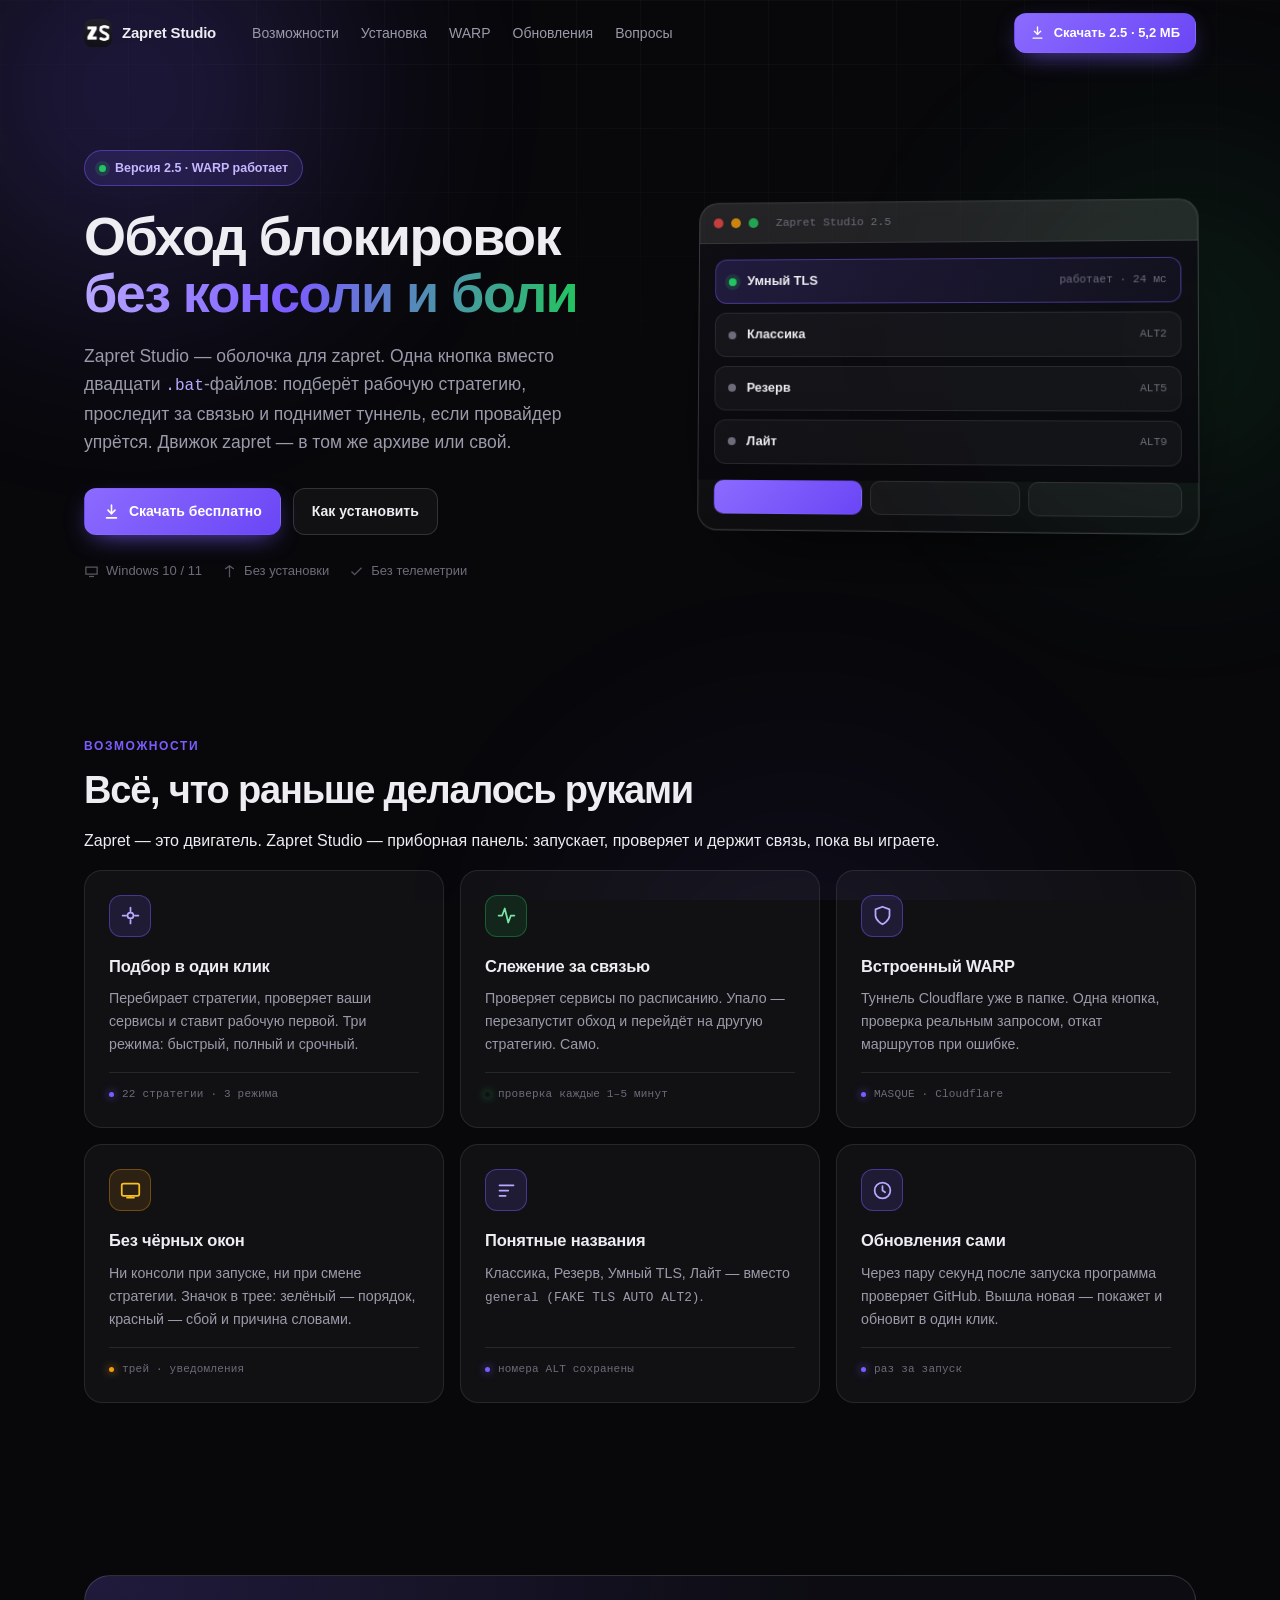
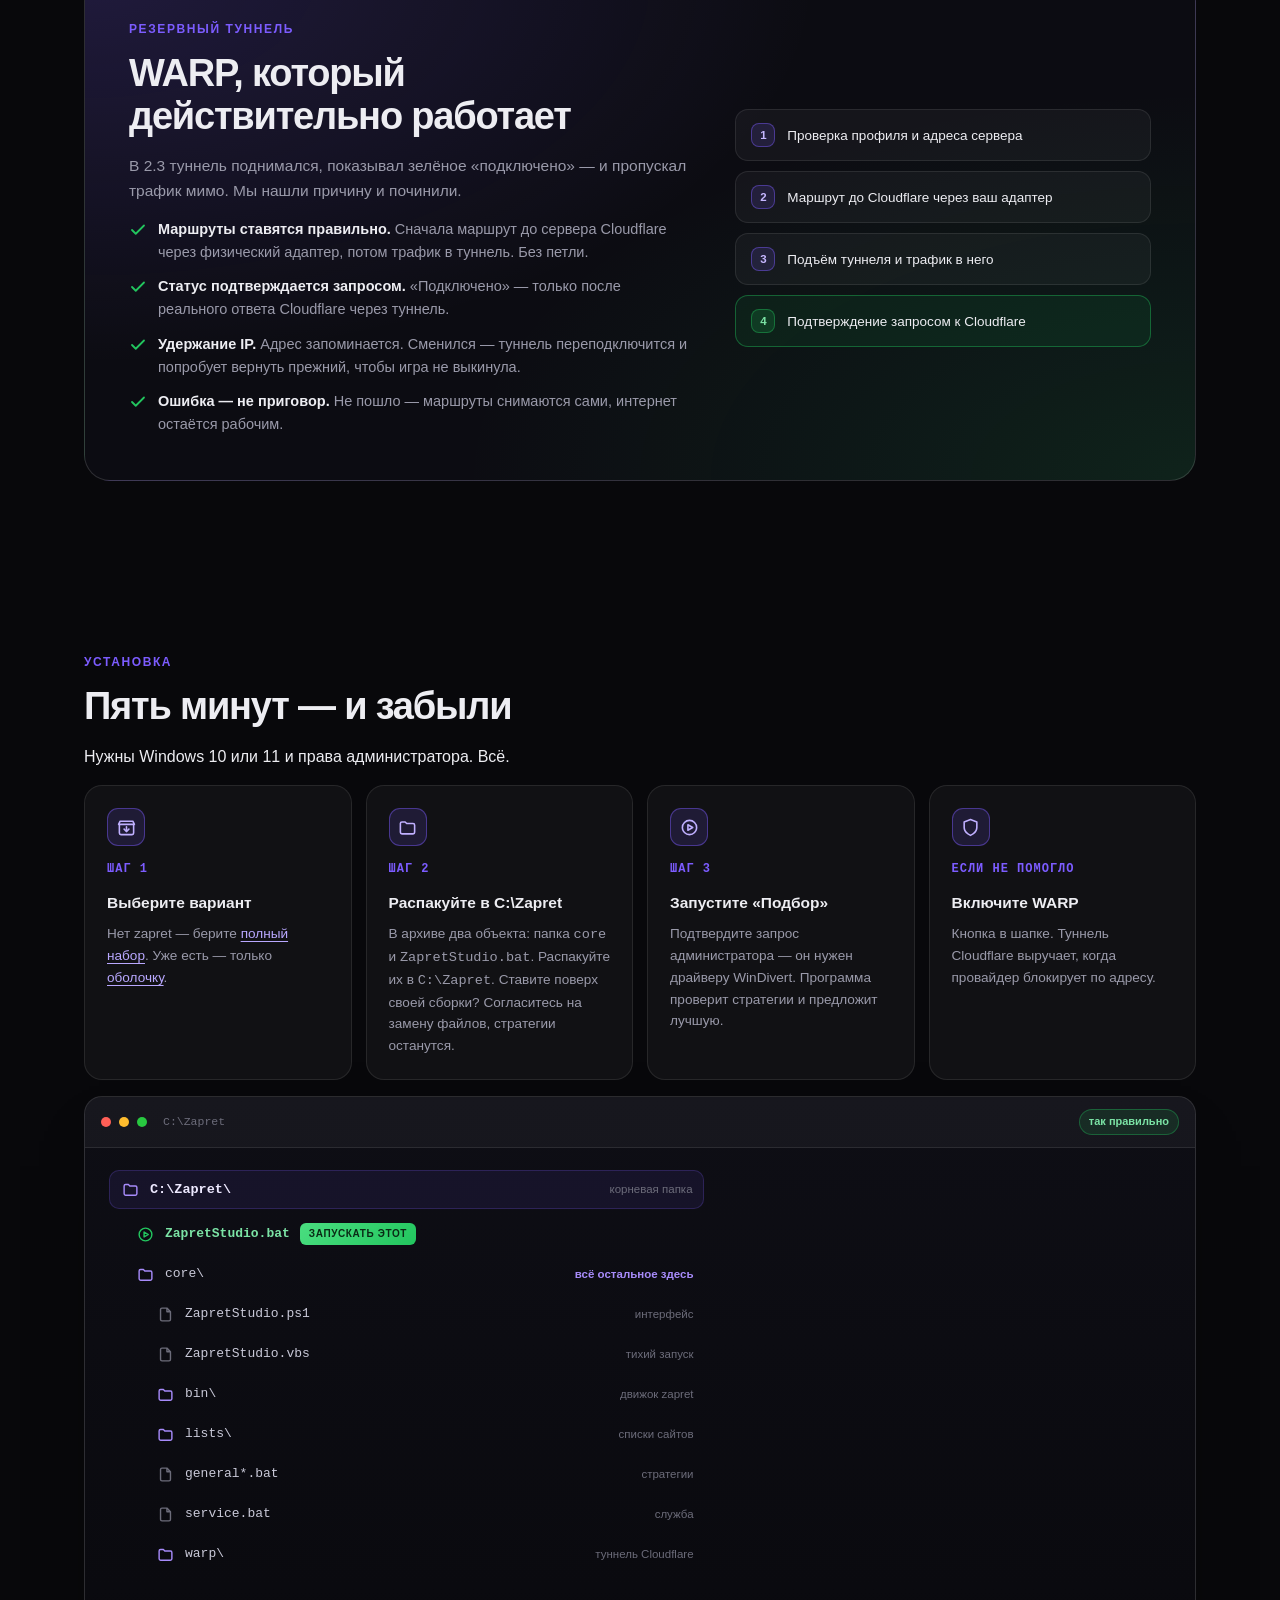
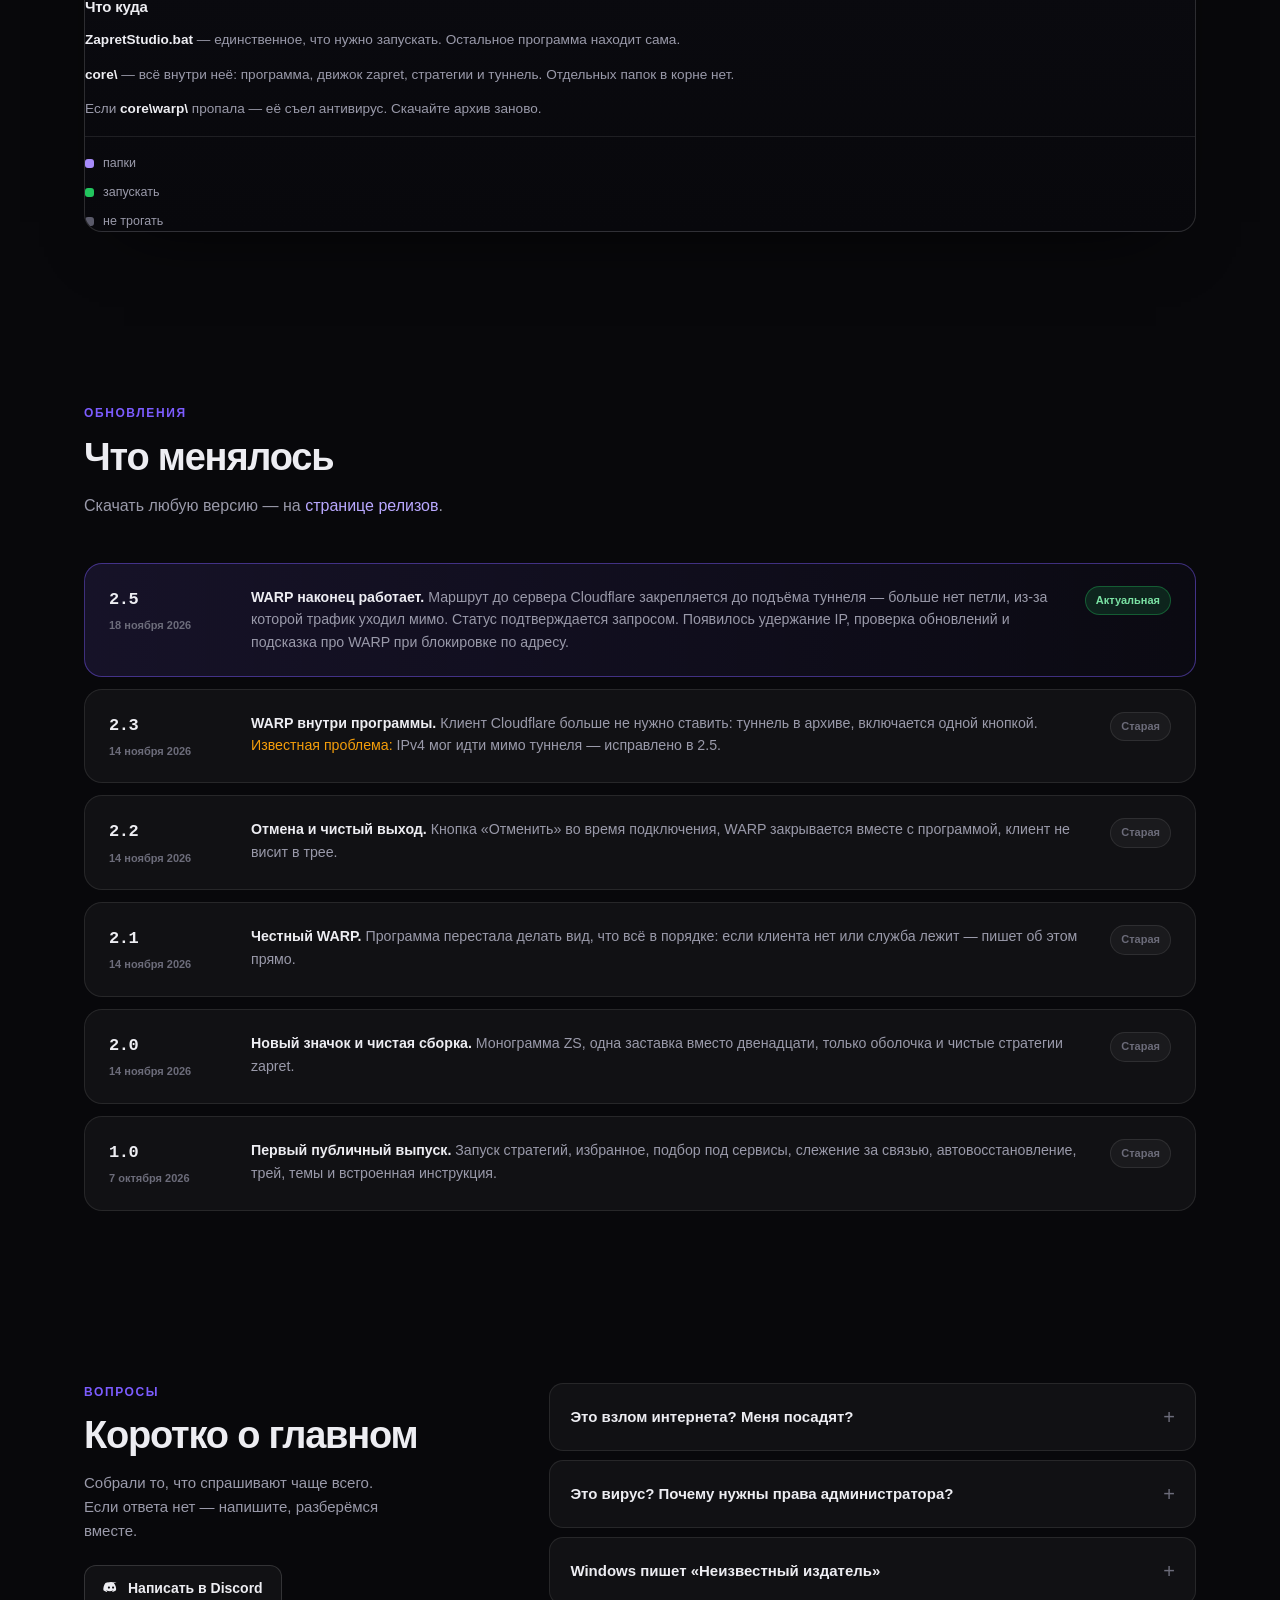
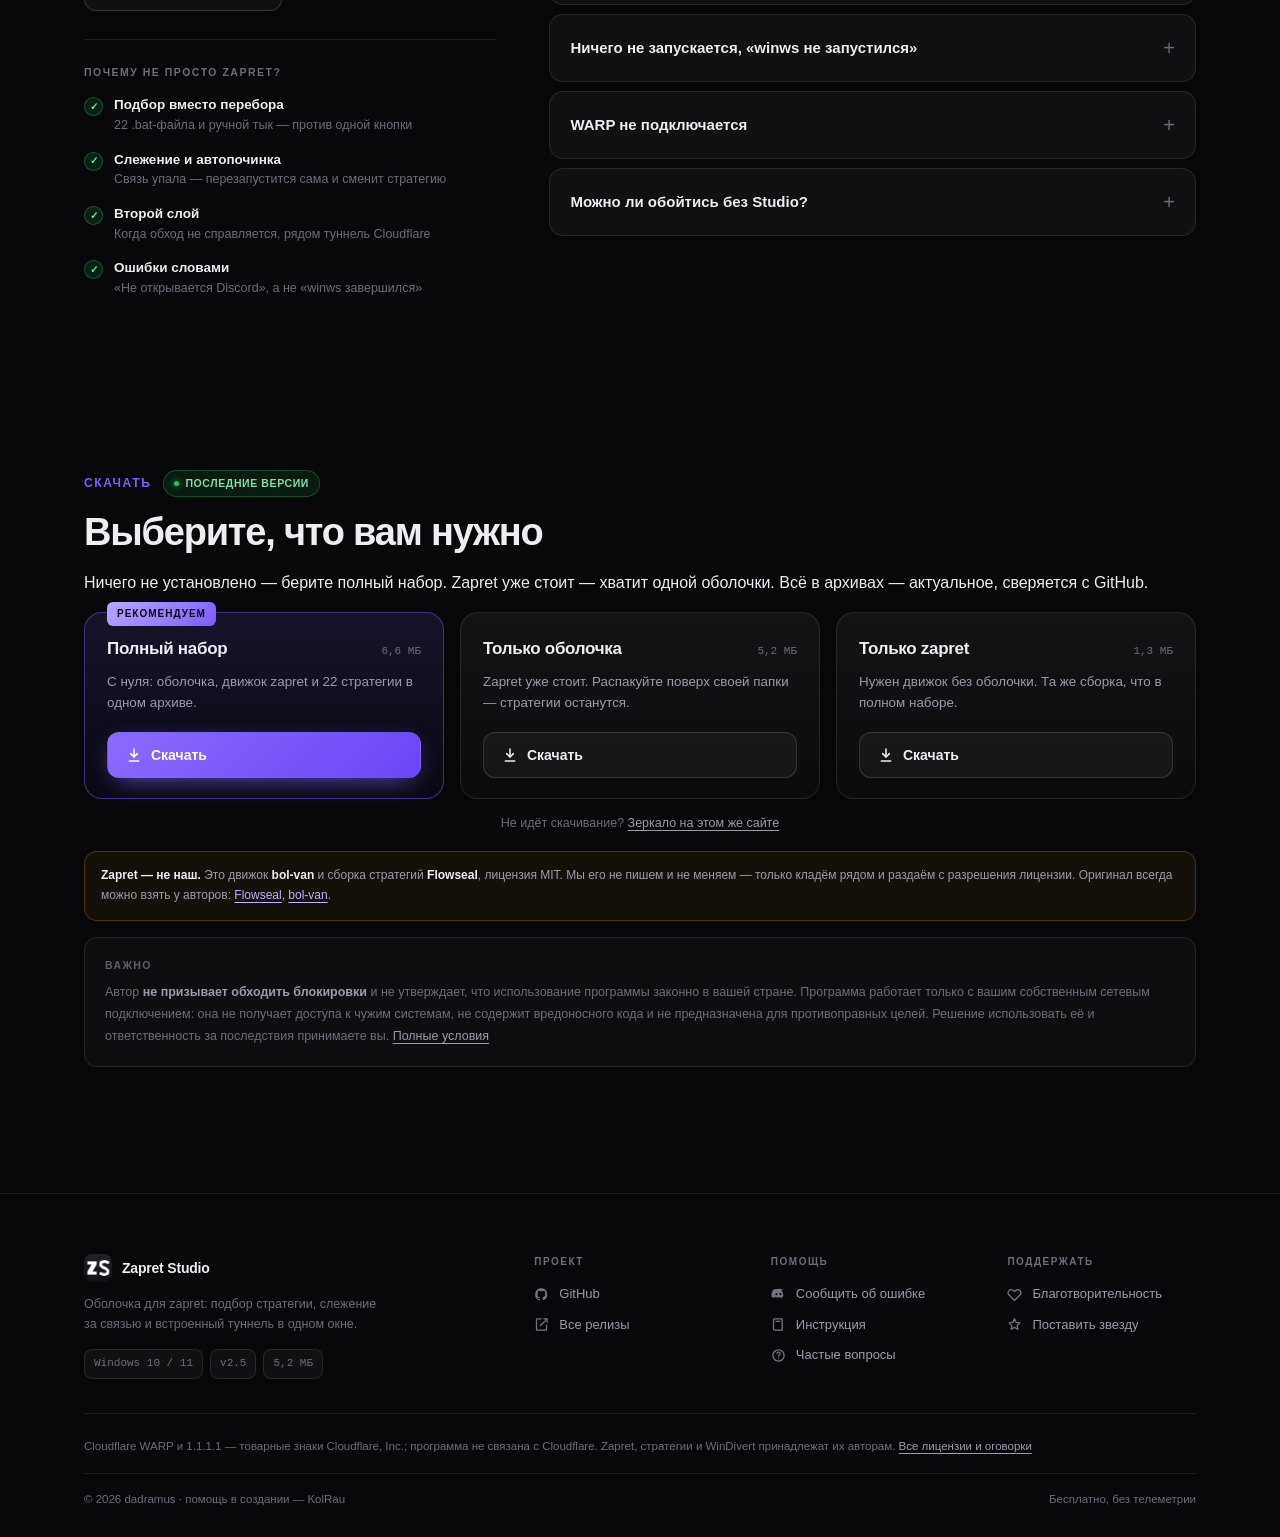
<file: index.html>
<!DOCTYPE html>
<html lang="ru">
<head>
<meta charset="utf-8">
<meta name="viewport" content="width=device-width, initial-scale=1">
<title>Zapret Studio — оболочка для zapret. Обход блокировок без консоли</title>
<meta name="description" content="Zapret Studio — графическая оболочка для zapret: подбор рабочей стратегии в один клик, слежение за связью, автовосстановление и встроенный туннель Cloudflare WARP. Бесплатно, для Windows 10 и 11.">
<meta name="theme-color" content="#08080B">
<meta property="og:type" content="website">
<meta property="og:title" content="Zapret Studio — обход блокировок без консоли">
<meta property="og:description" content="Одна кнопка вместо двадцати .bat-файлов. Подбор стратегии, слежение за связью, встроенный WARP.">
<meta property="og:image" content="img/icon.png">
<link rel="icon" href="img/icon.png">
<link rel="stylesheet" href="style.css">
</head>
<body>
<div class="orbs"><i></i><i></i><i></i></div>
<div class="grid-bg"></div>

<header id="hd">
  <div class="wrap nav">
    <a class="brand" href="#top"><img src="img/icon.png" alt=""> Zapret Studio</a>
    <nav>
      <a href="#features">Возможности</a>
      <a href="#install">Установка</a>
      <a href="#warp">WARP</a>
      <a href="#changelog">Обновления</a>
      <a href="#faq">Вопросы</a>
    </nav>
    <span class="sp"></span>
    <a class="btn btn-p btn-sm" href="#download">
      <svg width="15" height="15" viewBox="0 0 24 24" fill="none" stroke="currentColor" stroke-width="2.2" stroke-linecap="round" stroke-linejoin="round"><path d="M12 3v12"/><path d="m7 10 5 5 5-5"/><path d="M5 21h14"/></svg>
      Скачать 2.5 · 5,2 МБ
    </a>
  </div>
</header>

<main id="top">

  <section class="hero">
    <div class="wrap hero-in">
      <div>
        <div class="pill"><span class="dot"></span> Версия 2.5 · WARP работает</div>
        <h1>Обход блокировок<br><span class="grad">без консоли и боли</span></h1>
        <p class="lead">Zapret Studio — оболочка для zapret. Одна кнопка вместо двадцати <code style="font-family:var(--mono);font-size:.92em;color:#B9A8FF">.bat</code>-файлов: подберёт рабочую стратегию, проследит за связью и поднимет туннель, если провайдер упрётся. Движок zapret — в том же архиве или свой.</p>
        <div class="cta">
          <a class="btn btn-p" href="#download">
            <svg width="17" height="17" viewBox="0 0 24 24" fill="none" stroke="currentColor" stroke-width="2.2" stroke-linecap="round" stroke-linejoin="round"><path d="M12 3v12"/><path d="m7 10 5 5 5-5"/><path d="M5 21h14"/></svg>
            Скачать бесплатно
          </a>
          <a class="btn btn-g" href="#install">Как установить</a>
        </div>
        <div class="meta">
          <span><svg viewBox="0 0 24 24" fill="none" stroke="currentColor" stroke-width="2"><path d="M3 5h18v11H3z"/><path d="M8 20h8"/></svg> Windows 10 / 11</span>
          <span><svg viewBox="0 0 24 24" fill="none" stroke="currentColor" stroke-width="2"><path d="M12 3v18M5 8l7-5 7 5"/></svg> Без установки</span>
          <span><svg viewBox="0 0 24 24" fill="none" stroke="currentColor" stroke-width="2"><path d="M4 12l5 5L20 6"/></svg> Без телеметрии</span>
        </div>
      </div>

      <div class="mock" aria-hidden="true">
        <div class="mock-bar"><i></i><i></i><i></i><span>Zapret Studio 2.5</span></div>
        <div class="mock-body">
          <div class="row act"><span class="st"></span><b>Умный TLS</b><small>работает · 24 мс</small></div>
          <div class="row"><span class="st"></span><b>Классика</b><small>ALT2</small></div>
          <div class="row"><span class="st"></span><b>Резерв</b><small>ALT5</small></div>
          <div class="row"><span class="st"></span><b>Лайт</b><small>ALT9</small></div>
        </div>
        <div class="mock-foot"><div></div><div></div><div></div></div>
      </div>
    </div>
  </section>

  <section id="features">
    <div class="wrap">
      <div class="head rv">
        <div class="sec-tag">Возможности</div>
        <h2>Всё, что раньше делалось руками</h2>
        <p>Zapret — это двигатель. Zapret Studio — приборная панель: запускает, проверяет и держит связь, пока вы играете.</p>
      </div>
      <div class="cards">
        <div class="card rv">
          <div class="ic"><svg viewBox="0 0 24 24" fill="none" stroke="currentColor" stroke-width="2" stroke-linecap="round" stroke-linejoin="round"><path d="M12 3v4M12 17v4M3 12h4M17 12h4"/><circle cx="12" cy="12" r="3.4"/></svg></div>
          <h3>Подбор в один клик</h3>
          <p>Перебирает стратегии, проверяет ваши сервисы и ставит рабочую первой. Три режима: быстрый, полный и срочный.</p>
          <div class="card-meta"><i></i>22 стратегии · 3 режима</div>
        </div>
        <div class="card green rv" style="--d:60ms">
          <div class="ic"><svg viewBox="0 0 24 24" fill="none" stroke="currentColor" stroke-width="2" stroke-linecap="round" stroke-linejoin="round"><path d="M3 12h4l3-8 4 16 3-8h4"/></svg></div>
          <h3>Слежение за связью</h3>
          <p>Проверяет сервисы по расписанию. Упало — перезапустит обход и перейдёт на другую стратегию. Само.</p>
          <div class="card-meta"><i></i>проверка каждые 1–5 минут</div>
        </div>
        <div class="card rv" style="--d:120ms">
          <div class="ic"><svg viewBox="0 0 24 24" fill="none" stroke="currentColor" stroke-width="2" stroke-linecap="round" stroke-linejoin="round"><path d="M12 22s8-4 8-10V5l-8-3-8 3v7c0 6 8 10 8 10z"/></svg></div>
          <h3>Встроенный WARP</h3>
          <p>Туннель Cloudflare уже в папке. Одна кнопка, проверка реальным запросом, откат маршрутов при ошибке.</p>
          <div class="card-meta"><i></i>MASQUE · Cloudflare</div>
        </div>
        <div class="card amber rv">
          <div class="ic"><svg viewBox="0 0 24 24" fill="none" stroke="currentColor" stroke-width="2" stroke-linecap="round" stroke-linejoin="round"><rect x="2" y="4" width="20" height="14" rx="2"/><path d="M8 20h8M12 18v2"/></svg></div>
          <h3>Без чёрных окон</h3>
          <p>Ни консоли при запуске, ни при смене стратегии. Значок в трее: зелёный — порядок, красный — сбой и причина словами.</p>
          <div class="card-meta"><i></i>трей · уведомления</div>
        </div>
        <div class="card rv" style="--d:60ms">
          <div class="ic"><svg viewBox="0 0 24 24" fill="none" stroke="currentColor" stroke-width="2" stroke-linecap="round" stroke-linejoin="round"><path d="M4 6h16M4 12h10M4 18h7"/></svg></div>
          <h3>Понятные названия</h3>
          <p>Классика, Резерв, Умный TLS, Лайт — вместо <span style="font-family:var(--mono);font-size:.9em">general (FAKE TLS AUTO ALT2)</span>.</p>
          <div class="card-meta"><i></i>номера ALT сохранены</div>
        </div>
        <div class="card rv" style="--d:120ms">
          <div class="ic"><svg viewBox="0 0 24 24" fill="none" stroke="currentColor" stroke-width="2" stroke-linecap="round" stroke-linejoin="round"><circle cx="12" cy="12" r="9"/><path d="M12 7v5l3 2"/></svg></div>
          <h3>Обновления сами</h3>
          <p>Через пару секунд после запуска программа проверяет GitHub. Вышла новая — покажет и обновит в один клик.</p>
          <div class="card-meta"><i></i>раз за запуск</div>
        </div>
      </div>
    </div>
  </section>

  <section id="warp">
    <div class="wrap">
      <div class="warp rv">
        <div>
          <div class="sec-tag">Резервный туннель</div>
          <h2>WARP, который<br>действительно работает</h2>
          <p>В 2.3 туннель поднимался, показывал зелёное «подключено» — и пропускал трафик мимо. Мы нашли причину и починили.</p>
          <ul>
            <li><svg viewBox="0 0 24 24" fill="none" stroke="currentColor" stroke-width="2.4" stroke-linecap="round" stroke-linejoin="round"><path d="M4 12l5 5L20 6"/></svg><span><b>Маршруты ставятся правильно.</b> Сначала маршрут до сервера Cloudflare через физический адаптер, потом трафик в туннель. Без петли.</span></li>
            <li><svg viewBox="0 0 24 24" fill="none" stroke="currentColor" stroke-width="2.4" stroke-linecap="round" stroke-linejoin="round"><path d="M4 12l5 5L20 6"/></svg><span><b>Статус подтверждается запросом.</b> «Подключено» — только после реального ответа Cloudflare через туннель.</span></li>
            <li><svg viewBox="0 0 24 24" fill="none" stroke="currentColor" stroke-width="2.4" stroke-linecap="round" stroke-linejoin="round"><path d="M4 12l5 5L20 6"/></svg><span><b>Удержание IP.</b> Адрес запоминается. Сменился — туннель переподключится и попробует вернуть прежний, чтобы игра не выкинула.</span></li>
            <li><svg viewBox="0 0 24 24" fill="none" stroke="currentColor" stroke-width="2.4" stroke-linecap="round" stroke-linejoin="round"><path d="M4 12l5 5L20 6"/></svg><span><b>Ошибка — не приговор.</b> Не пошло — маршруты снимаются сами, интернет остаётся рабочим.</span></li>
          </ul>
        </div>
        <div class="flow">
          <div class="n"><em>1</em> Проверка профиля и адреса сервера</div>
          <div class="n"><em>2</em> Маршрут до Cloudflare через ваш адаптер</div>
          <div class="n"><em>3</em> Подъём туннеля и трафик в него</div>
          <div class="n"><em>4</em> Подтверждение запросом к Cloudflare</div>
        </div>
      </div>
    </div>
  </section>

  <section id="install">
    <div class="wrap">
      <div class="head rv">
        <div class="sec-tag">Установка</div>
        <h2>Пять минут — и забыли</h2>
        <p>Нужны Windows 10 или 11 и права администратора. Всё.</p>
      </div>
      <div class="steps">
        <div class="step rv">
          <div class="sicon"><svg viewBox="0 0 24 24" fill="none" stroke="currentColor" stroke-width="2" stroke-linecap="round" stroke-linejoin="round"><path d="M21 8v11a2 2 0 0 1-2 2H5a2 2 0 0 1-2-2V8"/><path d="M2 8h20l-2-4H4L2 8z"/><path d="M12 11v6"/><path d="m9 14 3 3 3-3"/></svg></div>
          <div class="num">ШАГ 1</div>
          <h3>Выберите вариант</h3>
          <p>Нет zapret — берите <a href="#download">полный набор</a>. Уже есть — только <a href="#download">оболочку</a>.</p>
        </div>
        <div class="step rv" style="--d:60ms">
          <div class="sicon"><svg viewBox="0 0 24 24" fill="none" stroke="currentColor" stroke-width="2" stroke-linecap="round" stroke-linejoin="round"><path d="M3 7a2 2 0 0 1 2-2h4l2 2h8a2 2 0 0 1 2 2v9a2 2 0 0 1-2 2H5a2 2 0 0 1-2-2z"/></svg></div>
          <div class="num">ШАГ 2</div>
          <h3>Распакуйте в C:\Zapret</h3>
          <p>В архиве два объекта: папка <code>core</code> и <code>ZapretStudio.bat</code>. Распакуйте их в <code>C:\Zapret</code>. Ставите поверх своей сборки? Согласитесь на замену файлов, стратегии останутся.</p>
        </div>
        <div class="step rv" style="--d:120ms">
          <div class="sicon"><svg viewBox="0 0 24 24" fill="none" stroke="currentColor" stroke-width="2" stroke-linecap="round" stroke-linejoin="round"><circle cx="12" cy="12" r="9"/><path d="M10 8.5l6 3.5-6 3.5z"/></svg></div>
          <div class="num">ШАГ 3</div>
          <h3>Запустите «Подбор»</h3>
          <p>Подтвердите запрос администратора — он нужен драйверу WinDivert. Программа проверит стратегии и предложит лучшую.</p>
        </div>
        <div class="step rv" style="--d:180ms">
          <div class="sicon"><svg viewBox="0 0 24 24" fill="none" stroke="currentColor" stroke-width="2" stroke-linecap="round" stroke-linejoin="round"><path d="M12 22s8-4 8-10V5l-8-3-8 3v7c0 6 8 10 8 10z"/></svg></div>
          <div class="num">ЕСЛИ НЕ ПОМОГЛО</div>
          <h3>Включите WARP</h3>
          <p>Кнопка в шапке. Туннель Cloudflare выручает, когда провайдер блокирует по адресу.</p>
        </div>
      </div>

      <div class="term rv">
        <div class="term-bar"><i></i><i></i><i></i><span>C:\Zapret</span><em>так правильно</em></div>
        <div class="term-body">
                    <div class="ftree">
            <div class="frow root"><span class="fic fold"><svg viewBox="0 0 24 24" fill="none" stroke="currentColor" stroke-width="2" stroke-linejoin="round"><path d="M3 7a2 2 0 0 1 2-2h4l2 2h8a2 2 0 0 1 2 2v9a2 2 0 0 1-2 2H5a2 2 0 0 1-2-2z"/></svg></span><span class="fn">C:\Zapret\</span><span class="fhint ">корневая папка</span></div>
            <div class="frow l1"><span class="fic run"><svg viewBox="0 0 24 24" fill="none" stroke="currentColor" stroke-width="2" stroke-linejoin="round"><circle cx="12" cy="12" r="9"/><path d="M10 8.5l6 3.5-6 3.5z"/></svg></span><span class="fn run">ZapretStudio.bat</span><span class="fbadge">запускать этот</span></div>
            <div class="frow l1"><span class="fic fold"><svg viewBox="0 0 24 24" fill="none" stroke="currentColor" stroke-width="2" stroke-linejoin="round"><path d="M3 7a2 2 0 0 1 2-2h4l2 2h8a2 2 0 0 1 2 2v9a2 2 0 0 1-2 2H5a2 2 0 0 1-2-2z"/></svg></span><span class="fn">core\</span><span class="fhint p">всё остальное здесь</span></div>
            <div class="frow l2"><span class="fic"><svg viewBox="0 0 24 24" fill="none" stroke="currentColor" stroke-width="2" stroke-linejoin="round"><path d="M14 3H7a2 2 0 0 0-2 2v14a2 2 0 0 0 2 2h10a2 2 0 0 0 2-2V8z"/><path d="M14 3v5h5"/></svg></span><span class="fn">ZapretStudio.ps1</span><span class="fhint ">интерфейс</span></div>
            <div class="frow l2"><span class="fic"><svg viewBox="0 0 24 24" fill="none" stroke="currentColor" stroke-width="2" stroke-linejoin="round"><path d="M14 3H7a2 2 0 0 0-2 2v14a2 2 0 0 0 2 2h10a2 2 0 0 0 2-2V8z"/><path d="M14 3v5h5"/></svg></span><span class="fn">ZapretStudio.vbs</span><span class="fhint ">тихий запуск</span></div>
            <div class="frow l2"><span class="fic fold"><svg viewBox="0 0 24 24" fill="none" stroke="currentColor" stroke-width="2" stroke-linejoin="round"><path d="M3 7a2 2 0 0 1 2-2h4l2 2h8a2 2 0 0 1 2 2v9a2 2 0 0 1-2 2H5a2 2 0 0 1-2-2z"/></svg></span><span class="fn">bin\</span><span class="fhint ">движок zapret</span></div>
            <div class="frow l2"><span class="fic fold"><svg viewBox="0 0 24 24" fill="none" stroke="currentColor" stroke-width="2" stroke-linejoin="round"><path d="M3 7a2 2 0 0 1 2-2h4l2 2h8a2 2 0 0 1 2 2v9a2 2 0 0 1-2 2H5a2 2 0 0 1-2-2z"/></svg></span><span class="fn">lists\</span><span class="fhint ">списки сайтов</span></div>
            <div class="frow l2"><span class="fic"><svg viewBox="0 0 24 24" fill="none" stroke="currentColor" stroke-width="2" stroke-linejoin="round"><path d="M14 3H7a2 2 0 0 0-2 2v14a2 2 0 0 0 2 2h10a2 2 0 0 0 2-2V8z"/><path d="M14 3v5h5"/></svg></span><span class="fn">general*.bat</span><span class="fhint ">стратегии</span></div>
            <div class="frow l2"><span class="fic"><svg viewBox="0 0 24 24" fill="none" stroke="currentColor" stroke-width="2" stroke-linejoin="round"><path d="M14 3H7a2 2 0 0 0-2 2v14a2 2 0 0 0 2 2h10a2 2 0 0 0 2-2V8z"/><path d="M14 3v5h5"/></svg></span><span class="fn">service.bat</span><span class="fhint ">служба</span></div>
            <div class="frow l2"><span class="fic fold"><svg viewBox="0 0 24 24" fill="none" stroke="currentColor" stroke-width="2" stroke-linejoin="round"><path d="M3 7a2 2 0 0 1 2-2h4l2 2h8a2 2 0 0 1 2 2v9a2 2 0 0 1-2 2H5a2 2 0 0 1-2-2z"/></svg></span><span class="fn">warp\</span><span class="fhint ">туннель Cloudflare</span></div>
          </div>
          </div>
          <div class="term-note">
            <h4>Что куда</h4>
            <p><b>ZapretStudio.bat</b> — единственное, что нужно запускать. Остальное программа находит сама.</p>
            <p><b>core\</b> — всё внутри неё: программа, движок zapret, стратегии и туннель. Отдельных папок в корне нет.</p>
            <p>Если <b>core\warp\</b> пропала — её съел антивирус. Скачайте архив заново.</p>
            <div class="legend">
              <div><i class="lf"></i> папки</div>
              <div><i class="lr"></i> запускать</div>
              <div><i class="lg"></i> не трогать</div>
            </div>
          </div>
        </div>
      </div>
    </div>
  </section>

  <section id="changelog">
    <div class="wrap">
      <div class="sec-head rv">
        <div class="sec-tag">Обновления</div>
        <h2>Что менялось</h2>
        <p>Скачать любую версию — на <a href="https://github.com/dadramus/ZapretStudio/releases" target="_blank" rel="noopener" style="color:#B9A8FF">странице релизов</a>.</p>
      </div>
      <div class="log">
        <div class="rel now rv">
          <div class="v">2.5<small>18 ноября 2026</small></div>
          <p><b>WARP наконец работает.</b> Маршрут до сервера Cloudflare закрепляется до подъёма туннеля — больше нет петли, из-за которой трафик уходил мимо. Статус подтверждается запросом. Появилось удержание IP, проверка обновлений и подсказка про WARP при блокировке по адресу.</p>
          <span class="tag">Актуальная</span>
        </div>
        <div class="rel rv">
          <div class="v">2.3<small>14 ноября 2026</small></div>
          <p><b>WARP внутри программы.</b> Клиент Cloudflare больше не нужно ставить: туннель в архиве, включается одной кнопкой. <span style="color:var(--warn)">Известная проблема:</span> IPv4 мог идти мимо туннеля — исправлено в 2.5.</p>
          <span class="tag old">Старая</span>
        </div>
        <div class="rel rv">
          <div class="v">2.2<small>14 ноября 2026</small></div>
          <p><b>Отмена и чистый выход.</b> Кнопка «Отменить» во время подключения, WARP закрывается вместе с программой, клиент не висит в трее.</p>
          <span class="tag old">Старая</span>
        </div>
        <div class="rel rv">
          <div class="v">2.1<small>14 ноября 2026</small></div>
          <p><b>Честный WARP.</b> Программа перестала делать вид, что всё в порядке: если клиента нет или служба лежит — пишет об этом прямо.</p>
          <span class="tag old">Старая</span>
        </div>
        <div class="rel rv">
          <div class="v">2.0<small>14 ноября 2026</small></div>
          <p><b>Новый значок и чистая сборка.</b> Монограмма ZS, одна заставка вместо двенадцати, только оболочка и чистые стратегии zapret.</p>
          <span class="tag old">Старая</span>
        </div>
        <div class="rel rv">
          <div class="v">1.0<small>7 октября 2026</small></div>
          <p><b>Первый публичный выпуск.</b> Запуск стратегий, избранное, подбор под сервисы, слежение за связью, автовосстановление, трей, темы и встроенная инструкция.</p>
          <span class="tag old">Старая</span>
        </div>
      </div>
    </div>
  </section>

  <section id="faq">
    <div class="wrap faq-wrap">
      <div class="faq-side rv">
        <div class="sec-tag">Вопросы</div>
        <h2>Коротко о главном</h2>
        <p>Собрали то, что спрашивают чаще всего. Если ответа нет — напишите, разберёмся вместе.</p>
        <a class="btn btn-g" href="https://discord.com/users/510426844236087306" target="_blank" rel="noopener">
          <svg width="16" height="16" viewBox="0 0 24 24" fill="currentColor"><path d="M20.3 4.5A17 17 0 0 0 16 3.2l-.2.4c1.5.4 2.2.9 2.2.9a13 13 0 0 0-11.9 0s.7-.5 2.2-.9L8.1 3.2A17 17 0 0 0 3.7 4.5C1 8.2.3 11.8.6 15.3a17 17 0 0 0 5.2 2.6l.6-1c-.6-.2-1.2-.5-1.7-.9l.4-.3a12 12 0 0 0 10 0l.4.3c-.5.4-1.1.7-1.7.9l.6 1a17 17 0 0 0 5.2-2.6c.4-4-.7-7.6-3.3-10.8zM8.9 13.2c-.9 0-1.6-.8-1.6-1.8s.7-1.8 1.6-1.8 1.6.8 1.6 1.8-.7 1.8-1.6 1.8zm6.2 0c-.9 0-1.6-.8-1.6-1.8s.7-1.8 1.6-1.8 1.6.8 1.6 1.8-.7 1.8-1.6 1.8z"/></svg>
          Написать в Discord
        </a>

        <div class="why">
          <div class="why-t">Почему не просто zapret?</div>
          <div class="why-i"><span class="m">✓</span><div><b>Подбор вместо перебора</b><span>22 .bat-файла и ручной тык — против одной кнопки</span></div></div>
          <div class="why-i"><span class="m">✓</span><div><b>Слежение и автопочинка</b><span>Связь упала — перезапустится сама и сменит стратегию</span></div></div>
          <div class="why-i"><span class="m">✓</span><div><b>Второй слой</b><span>Когда обход не справляется, рядом туннель Cloudflare</span></div></div>
          <div class="why-i"><span class="m">✓</span><div><b>Ошибки словами</b><span>«Не открывается Discord», а не «winws завершился»</span></div></div>
        </div>
      </div>

      <div class="faq">
        <details class="rv">
          <summary>Это взлом интернета? Меня посадят?</summary>
          <p>Программа не взламывает сайты, не получает доступ к чужим системам и не содержит вредоносного кода. Она настраивает сетевое подключение вашего же компьютера — то же самое делает оригинальный zapret. Автор не призывает нарушать закон и не гарантирует, что использование разрешено в вашей стране. <b>За соблюдение законов своей страны отвечаете вы сами.</b></p>
        </details>
        <details class="rv">
          <summary>Это вирус? Почему нужны права администратора?</summary>
          <p>Код открыт — это обычный текстовый <code>.ps1</code>, читается в Блокноте. Телеметрии нет: наружу уходит только проверка доступности сайтов, которые <b>вы</b> выбрали. Права администратора нужны драйверу WinDivert — его использует сам zapret.</p>
        </details>
        <details class="rv">
          <summary>Windows пишет «Неизвестный издатель»</summary>
          <p>У проекта нет платной цифровой подписи. Сверьте SHA-256 со страницей релиза, проверьте архив на VirusTotal, прочитайте код.</p>
        </details>
        <details class="rv">
          <summary>Ничего не запускается, «winws не запустился»</summary>
          <p>Проверьте: запуск от имени администратора; рядом лежат <code>general*.bat</code> и папка <code>bin</code>; антивирус не блокирует папку; нет другого VPN или обхода, конфликтующего с WinDivert.</p>
        </details>
        <details class="rv">
          <summary>WARP не подключается</summary>
          <p>Клиент Cloudflare ставить не нужно — туннель уже в папке. Если подключение не удалось, под статусом будет причина, а маршруты снимутся сами. Чаще всего это антивирус, который не пускает <code>core\warp\usque.exe</code>, или из папки пропала <code>core\warp\</code>.</p>
        </details>
        <details class="rv">
          <summary>Можно ли обойтись без Studio?</summary>
          <p>Конечно. Zapret Studio — это удобство, а не обязательное условие. Оригинал живёт <a href="https://github.com/Flowseal/zapret-discord-youtube" target="_blank" rel="noopener" style="color:#C0B0FF">здесь</a>.</p>
        </details>
      </div>
    </div>
  </section>

  <section id="download">
    <div class="wrap">
      <div class="head rv">
        <div class="sec-tag-row">
          <div class="sec-tag">Скачать</div>
          <span class="fresh"><i></i>последние версии</span>
        </div>
        <h2>Выберите, что вам нужно</h2>
        <p>Ничего не установлено — берите полный набор. Zapret уже стоит — хватит одной оболочки. Всё в архивах — актуальное, сверяется с GitHub.</p>
      </div>

      <div class="dl-grid">
        <div class="dl-card rec rv">
          <span class="rec-t">рекомендуем</span>
          <div class="dl-top"><h3>Полный набор</h3><div class="sz">6,6 МБ</div></div>
          <p>С нуля: оболочка, движок zapret и 22 стратегии в одном архиве.</p>
          <a class="btn btn-p" href="https://github.com/dadramus/ZapretStudio/releases/download/v2.5/ZapretStudio-v2.5-full.zip">
            <svg width="16" height="16" viewBox="0 0 24 24" fill="none" stroke="currentColor" stroke-width="2.3" stroke-linecap="round" stroke-linejoin="round"><path d="M12 3v12"/><path d="m7 10 5 5 5-5"/><path d="M5 21h14"/></svg>
            Скачать
          </a>
        </div>
        <div class="dl-card rv" style="--d:70ms">
          <div class="dl-top"><h3>Только оболочка</h3><div class="sz">5,2 МБ</div></div>
          <p>Zapret уже стоит. Распакуйте поверх своей папки — стратегии останутся.</p>
          <a class="btn btn-g" href="https://github.com/dadramus/ZapretStudio/releases/download/v2.5/ZapretStudio-v2.5.zip">
            <svg width="16" height="16" viewBox="0 0 24 24" fill="none" stroke="currentColor" stroke-width="2.3" stroke-linecap="round" stroke-linejoin="round"><path d="M12 3v12"/><path d="m7 10 5 5 5-5"/><path d="M5 21h14"/></svg>
            Скачать
          </a>
        </div>
        <div class="dl-card rv" style="--d:140ms">
          <div class="dl-top"><h3>Только zapret</h3><div class="sz">1,3 МБ</div></div>
          <p>Нужен движок без оболочки. Та же сборка, что в полном наборе.</p>
          <a class="btn btn-g" href="https://github.com/dadramus/ZapretStudio/releases/download/v2.5/zapret-original.zip">
            <svg width="16" height="16" viewBox="0 0 24 24" fill="none" stroke="currentColor" stroke-width="2.3" stroke-linecap="round" stroke-linejoin="round"><path d="M12 3v12"/><path d="m7 10 5 5 5-5"/><path d="M5 21h14"/></svg>
            Скачать
          </a>
        </div>
      </div>

      <p class="dl-fallback rv">Не идёт скачивание? <a href="download/ZapretStudio-v2.5-full.zip">Зеркало на этом же сайте</a></p>

      <div class="dl-note rv">
        <b>Zapret — не наш.</b> Это движок <b>bol-van</b> и сборка стратегий <b>Flowseal</b>, лицензия MIT.
        Мы его не пишем и не меняем — только кладём рядом и раздаём с разрешения лицензии.
        Оригинал всегда можно взять у авторов: <a href="https://github.com/Flowseal/zapret-discord-youtube/releases" target="_blank" rel="noopener">Flowseal</a>,
        <a href="https://github.com/bol-van/zapret" target="_blank" rel="noopener">bol-van</a>.
      </div>
      <div class="legal-note rv">
        <span class="lh">Важно</span>
        Автор <b>не призывает обходить блокировки</b> и не утверждает, что использование программы законно в вашей стране.
        Программа работает только с вашим собственным сетевым подключением: она не получает доступа к чужим системам,
        не содержит вредоносного кода и не предназначена для противоправных целей.
        Решение использовать её и ответственность за последствия принимаете вы.
        <a href="legal.html">Полные условия</a>
      </div>

  </section>
</main>

<footer id="contacts">
  <div class="wrap">
    <div class="foot">
      <div class="fabout">
        <a class="brand" href="#top"><img src="img/icon.png" alt=""> Zapret Studio</a>
        <p>Оболочка для zapret: подбор стратегии, слежение за связью и встроенный туннель в одном окне.</p>
        <div class="fbadges"><span>Windows 10 / 11</span><span>v2.5</span><span>5,2 МБ</span></div>
      </div>

      <div class="fcol">
        <span class="t">Проект</span>
        <a href="https://github.com/dadramus/ZapretStudio" target="_blank" rel="noopener">
          <svg viewBox="0 0 24 24" fill="currentColor"><path d="M12 2a10 10 0 0 0-3.2 19.5c.5.1.7-.2.7-.5v-1.7c-2.8.6-3.4-1.3-3.4-1.3-.4-1.2-1.1-1.5-1.1-1.5-.9-.6.1-.6.1-.6 1 .1 1.5 1 1.5 1 .9 1.5 2.3 1.1 2.9.8.1-.7.3-1.1.6-1.4-2.2-.3-4.6-1.1-4.6-5 0-1.1.4-2 1-2.7-.1-.3-.4-1.3.1-2.7 0 0 .8-.3 2.7 1a9.4 9.4 0 0 1 5 0c1.9-1.3 2.7-1 2.7-1 .5 1.4.2 2.4.1 2.7.6.7 1 1.6 1 2.7 0 3.9-2.4 4.7-4.6 5 .3.3.6.9.6 1.8v2.7c0 .3.2.6.7.5A10 10 0 0 0 12 2z"/></svg>
          GitHub
        </a>
        <a href="https://github.com/dadramus/ZapretStudio/releases" target="_blank" rel="noopener">
          <svg viewBox="0 0 24 24" fill="none" stroke="currentColor" stroke-width="2" stroke-linejoin="round"><path d="M20 12.5V20a1 1 0 0 1-1 1H5a1 1 0 0 1-1-1V4a1 1 0 0 1 1-1h7.5"/><path d="M15 3h6v6"/><path d="M10 14 21 3"/></svg>
          Все релизы
        </a>
      </div>

      <div class="fcol">
        <span class="t">Помощь</span>
        <a href="https://discord.com/users/510426844236087306" target="_blank" rel="noopener">
          <svg viewBox="0 0 24 24" fill="currentColor"><path d="M20.3 4.5A17 17 0 0 0 16 3.2l-.2.4c1.5.4 2.2.9 2.2.9a13 13 0 0 0-11.9 0s.7-.5 2.2-.9L8.1 3.2A17 17 0 0 0 3.7 4.5C1 8.2.3 11.8.6 15.3a17 17 0 0 0 5.2 2.6l.6-1c-.6-.2-1.2-.5-1.7-.9l.4-.3a12 12 0 0 0 10 0l.4.3c-.5.4-1.1.7-1.7.9l.6 1a17 17 0 0 0 5.2-2.6c.4-4-.7-7.6-3.3-10.8zM8.9 13.2c-.9 0-1.6-.8-1.6-1.8s.7-1.8 1.6-1.8 1.6.8 1.6 1.8-.7 1.8-1.6 1.8zm6.2 0c-.9 0-1.6-.8-1.6-1.8s.7-1.8 1.6-1.8 1.6.8 1.6 1.8-.7 1.8-1.6 1.8z"/></svg>
          Сообщить об ошибке
        </a>
        <a href="#install">
          <svg viewBox="0 0 24 24" fill="none" stroke="currentColor" stroke-width="2" stroke-linecap="round" stroke-linejoin="round"><path d="M4 19.5V5a2 2 0 0 1 2-2h12v18H6a2 2 0 0 1-2-2.5z"/><path d="M8 7h6"/></svg>
          Инструкция
        </a>
        <a href="#faq">
          <svg viewBox="0 0 24 24" fill="none" stroke="currentColor" stroke-width="2" stroke-linecap="round" stroke-linejoin="round"><circle cx="12" cy="12" r="9"/><path d="M9.5 9a2.5 2.5 0 1 1 3.4 2.3c-.6.3-.9.8-.9 1.4v.3"/><path d="M12 17h.01"/></svg>
          Частые вопросы
        </a>
      </div>

      <div class="fcol">
        <span class="t">Поддержать</span>
        <a href="https://priyutino-fond.ru/" target="_blank" rel="noopener">
          <svg viewBox="0 0 24 24" fill="none" stroke="currentColor" stroke-width="2" stroke-linecap="round" stroke-linejoin="round"><path d="M20.8 5.6a5 5 0 0 0-7.1 0L12 7.3l-1.7-1.7a5 5 0 1 0-7.1 7.1l1.7 1.7L12 21.5l7.1-7.1 1.7-1.7a5 5 0 0 0 0-7.1z"/></svg>
          Благотворительность
        </a>
        <a href="https://github.com/dadramus/ZapretStudio" target="_blank" rel="noopener">
          <svg viewBox="0 0 24 24" fill="none" stroke="currentColor" stroke-width="2" stroke-linejoin="round"><path d="m12 3 2.6 5.6 6.1.8-4.5 4.2 1.2 6-5.4-3-5.4 3 1.2-6L3.3 9.4l6.1-.8z"/></svg>
          Поставить звезду
        </a>
      </div>
    </div>

    <div class="legal">
      <p>Cloudflare WARP и 1.1.1.1 — товарные знаки Cloudflare, Inc.; программа не связана с Cloudflare. Zapret, стратегии и WinDivert принадлежат их авторам. <a href="legal.html">Все лицензии и оговорки</a></p>
    </div>

    <div class="copy">
      <span>© 2026 dadramus · помощь в создании — KolRau</span>
      <span>Бесплатно, без телеметрии</span>
    </div>
  </div>
</footer>

<script>
(function(){
  var hd = document.getElementById('hd');
  function onScroll(){ hd.classList.toggle('on', window.scrollY > 12); }
  onScroll(); window.addEventListener('scroll', onScroll, {passive:true});

  var items = document.querySelectorAll('.rv');
  if (!('IntersectionObserver' in window)) {
    for (var i=0;i<items.length;i++) items[i].classList.add('in');
    return;
  }
  var io = new IntersectionObserver(function(entries){
    entries.forEach(function(e){
      if (e.isIntersecting) { e.target.classList.add('in'); io.unobserve(e.target); }
    });
  }, {rootMargin:'0px 0px -8% 0px', threshold:0.08});
  for (var j=0;j<items.length;j++) io.observe(items[j]);
})();
</script>

</body>
</html>
</file>
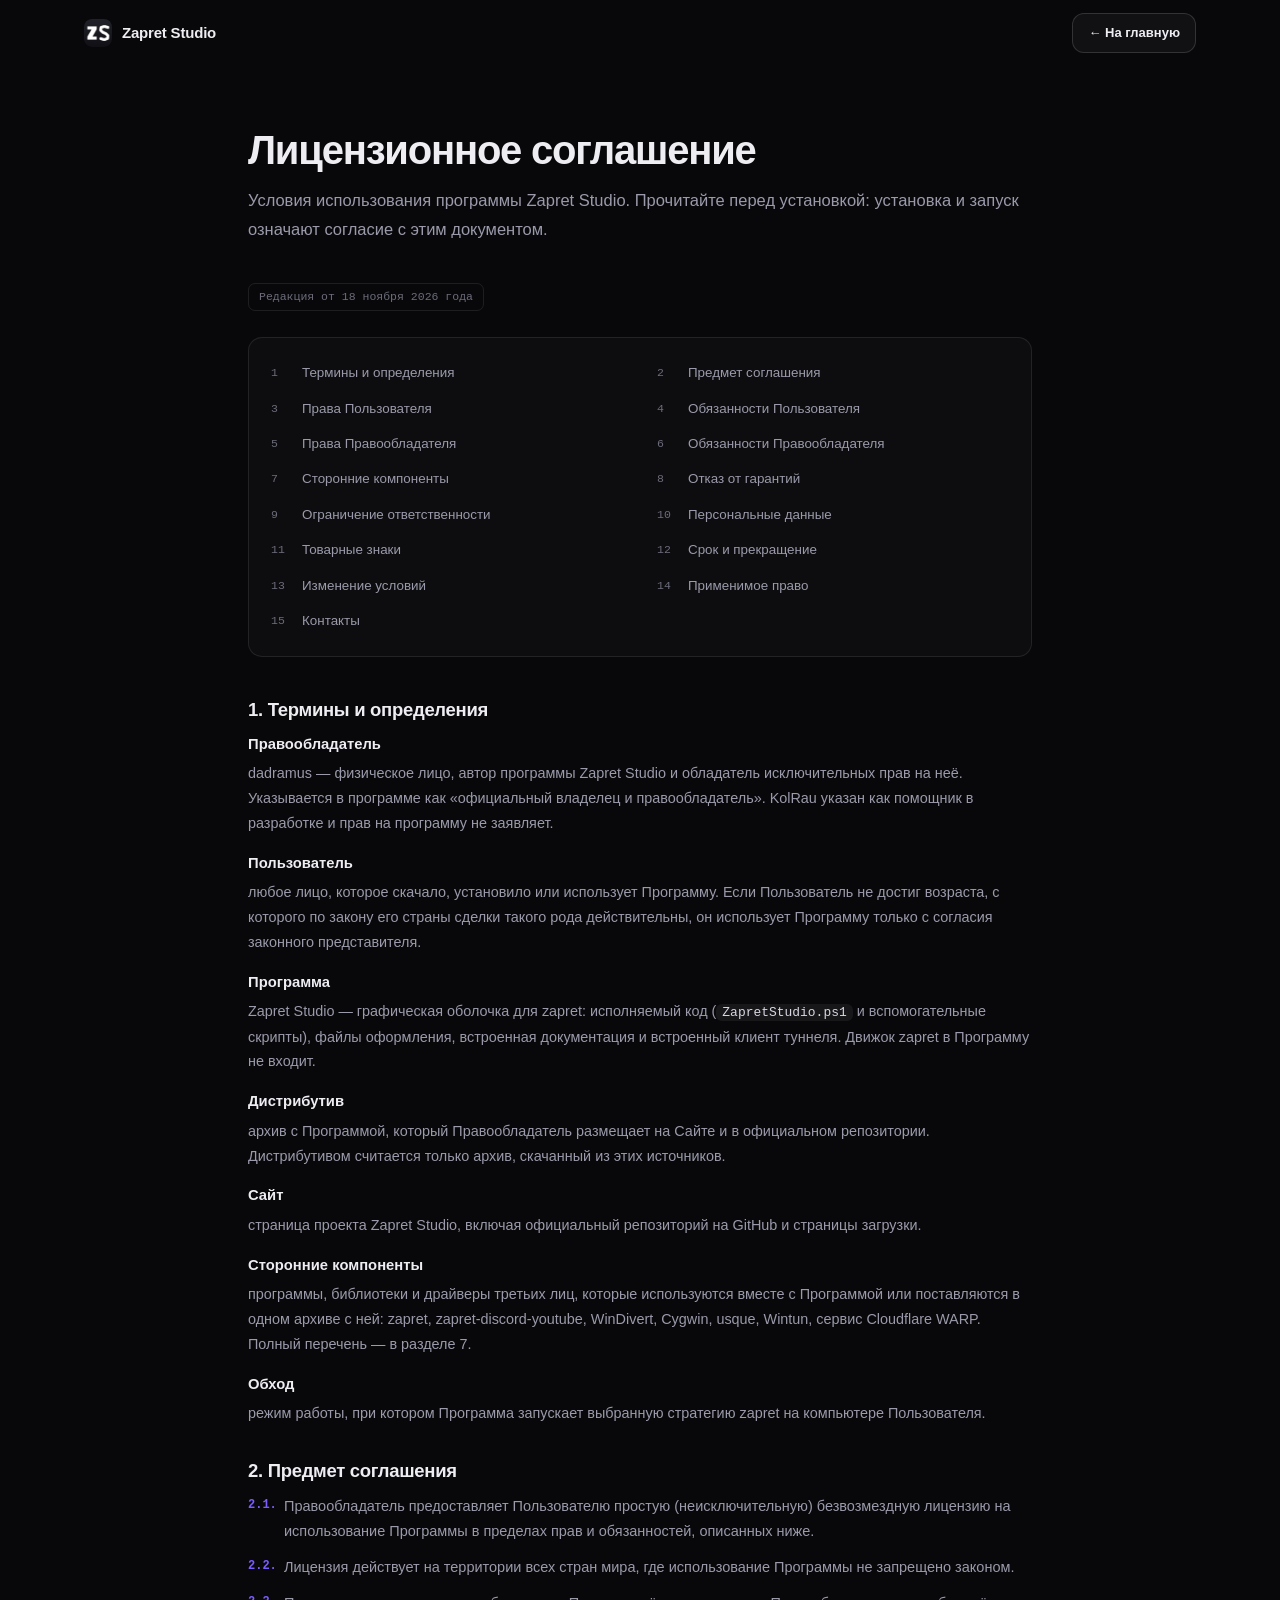
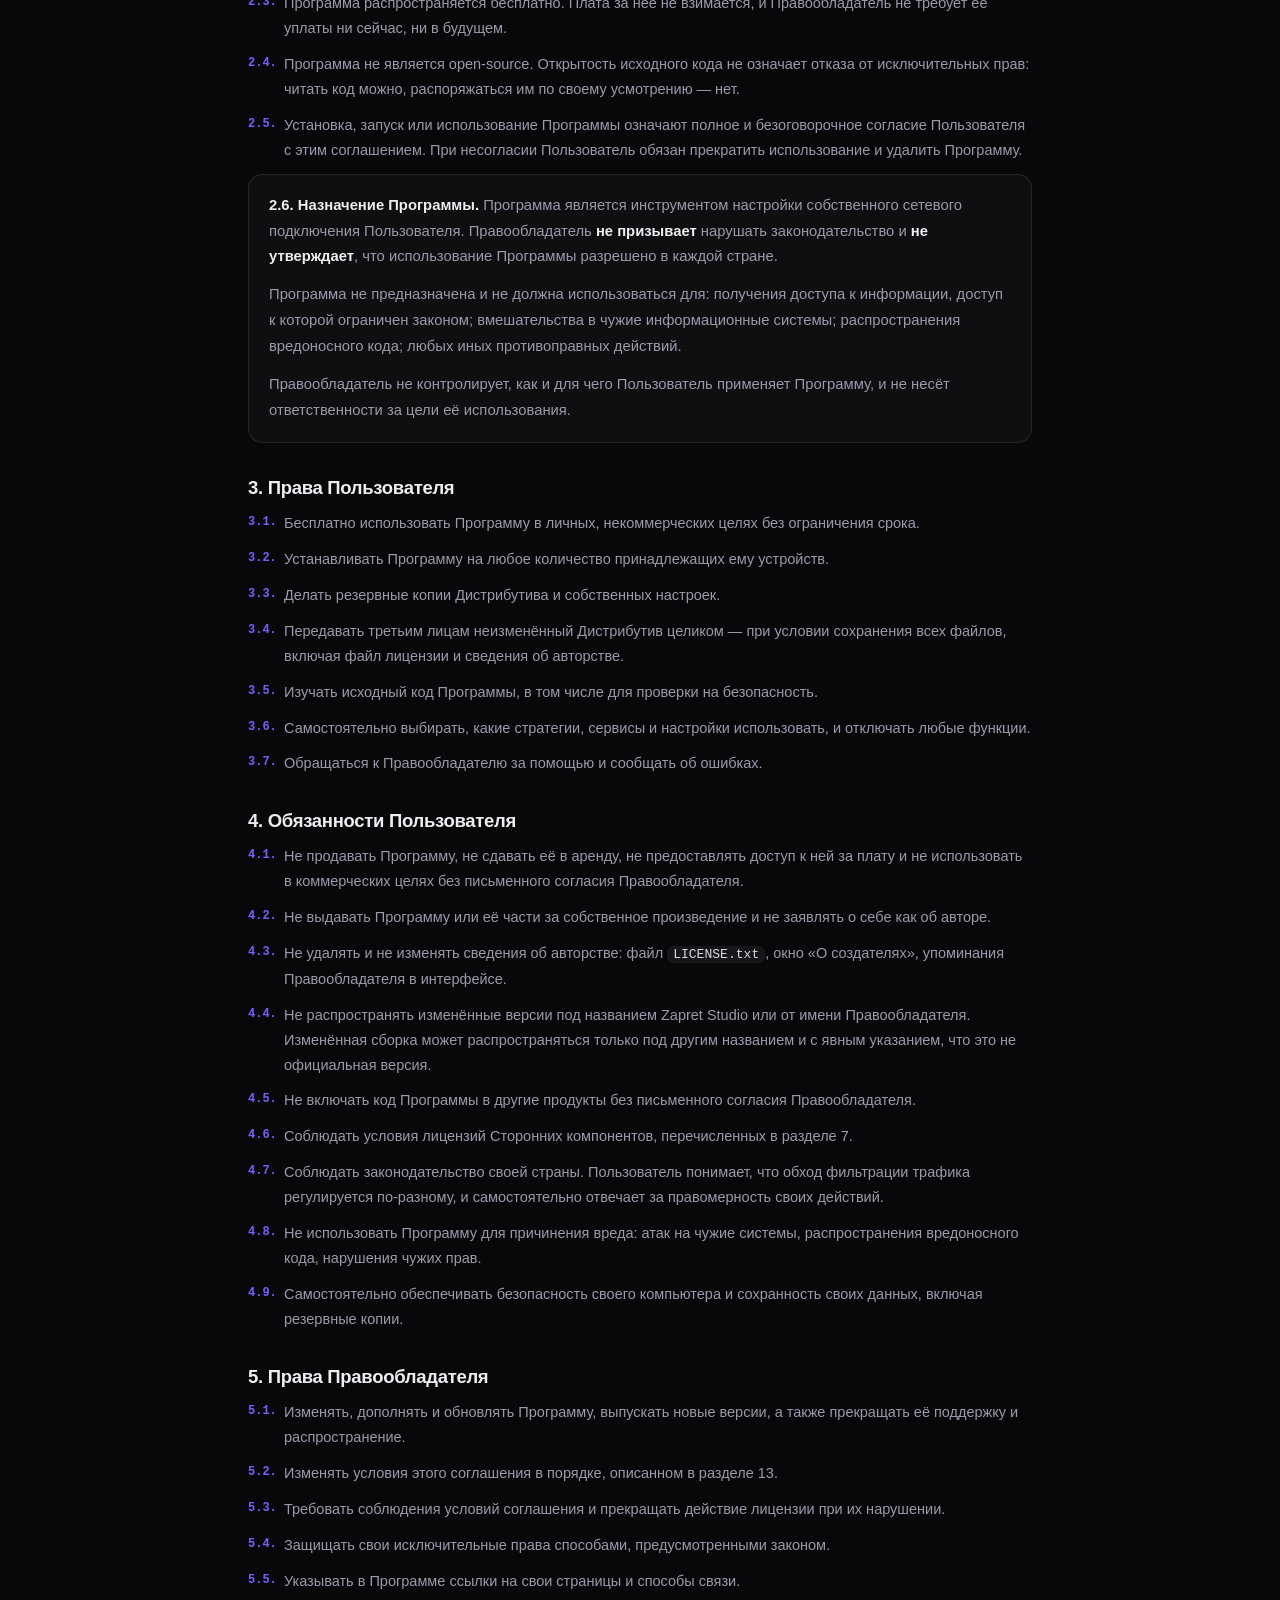
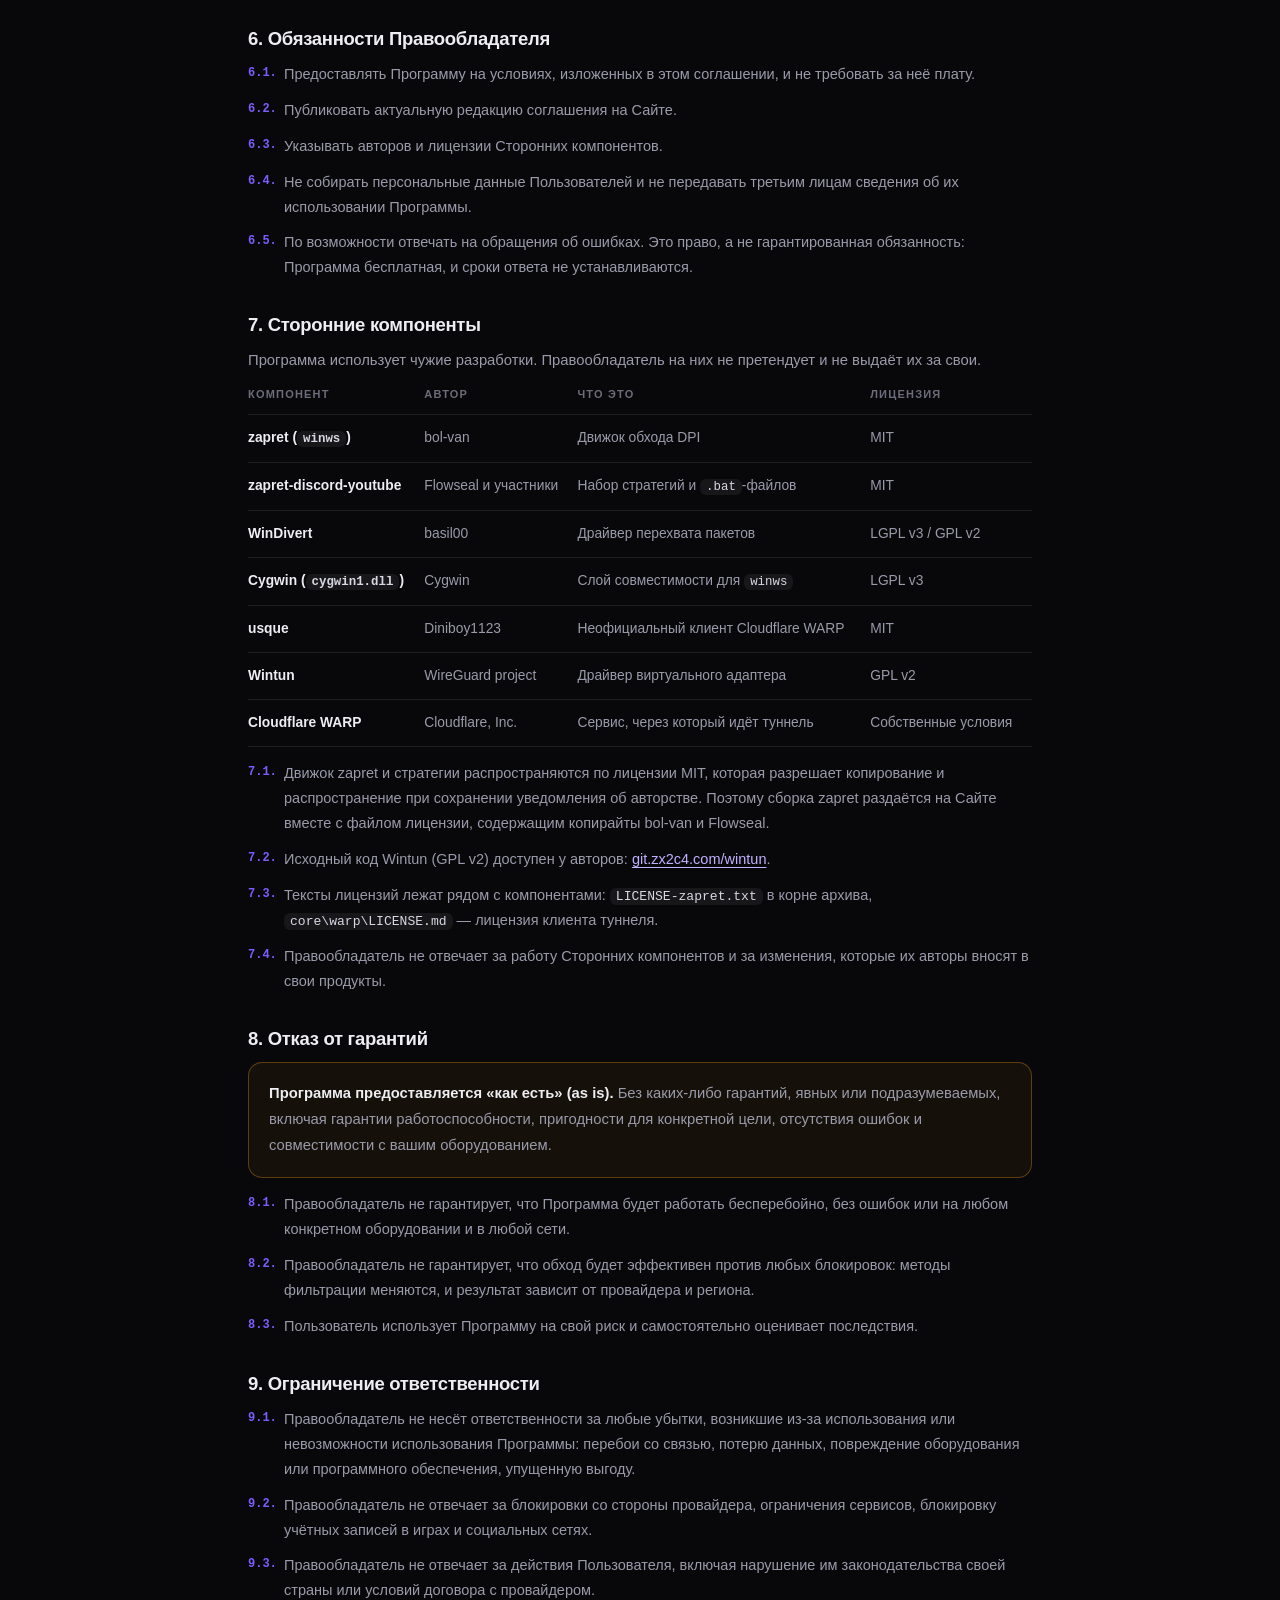
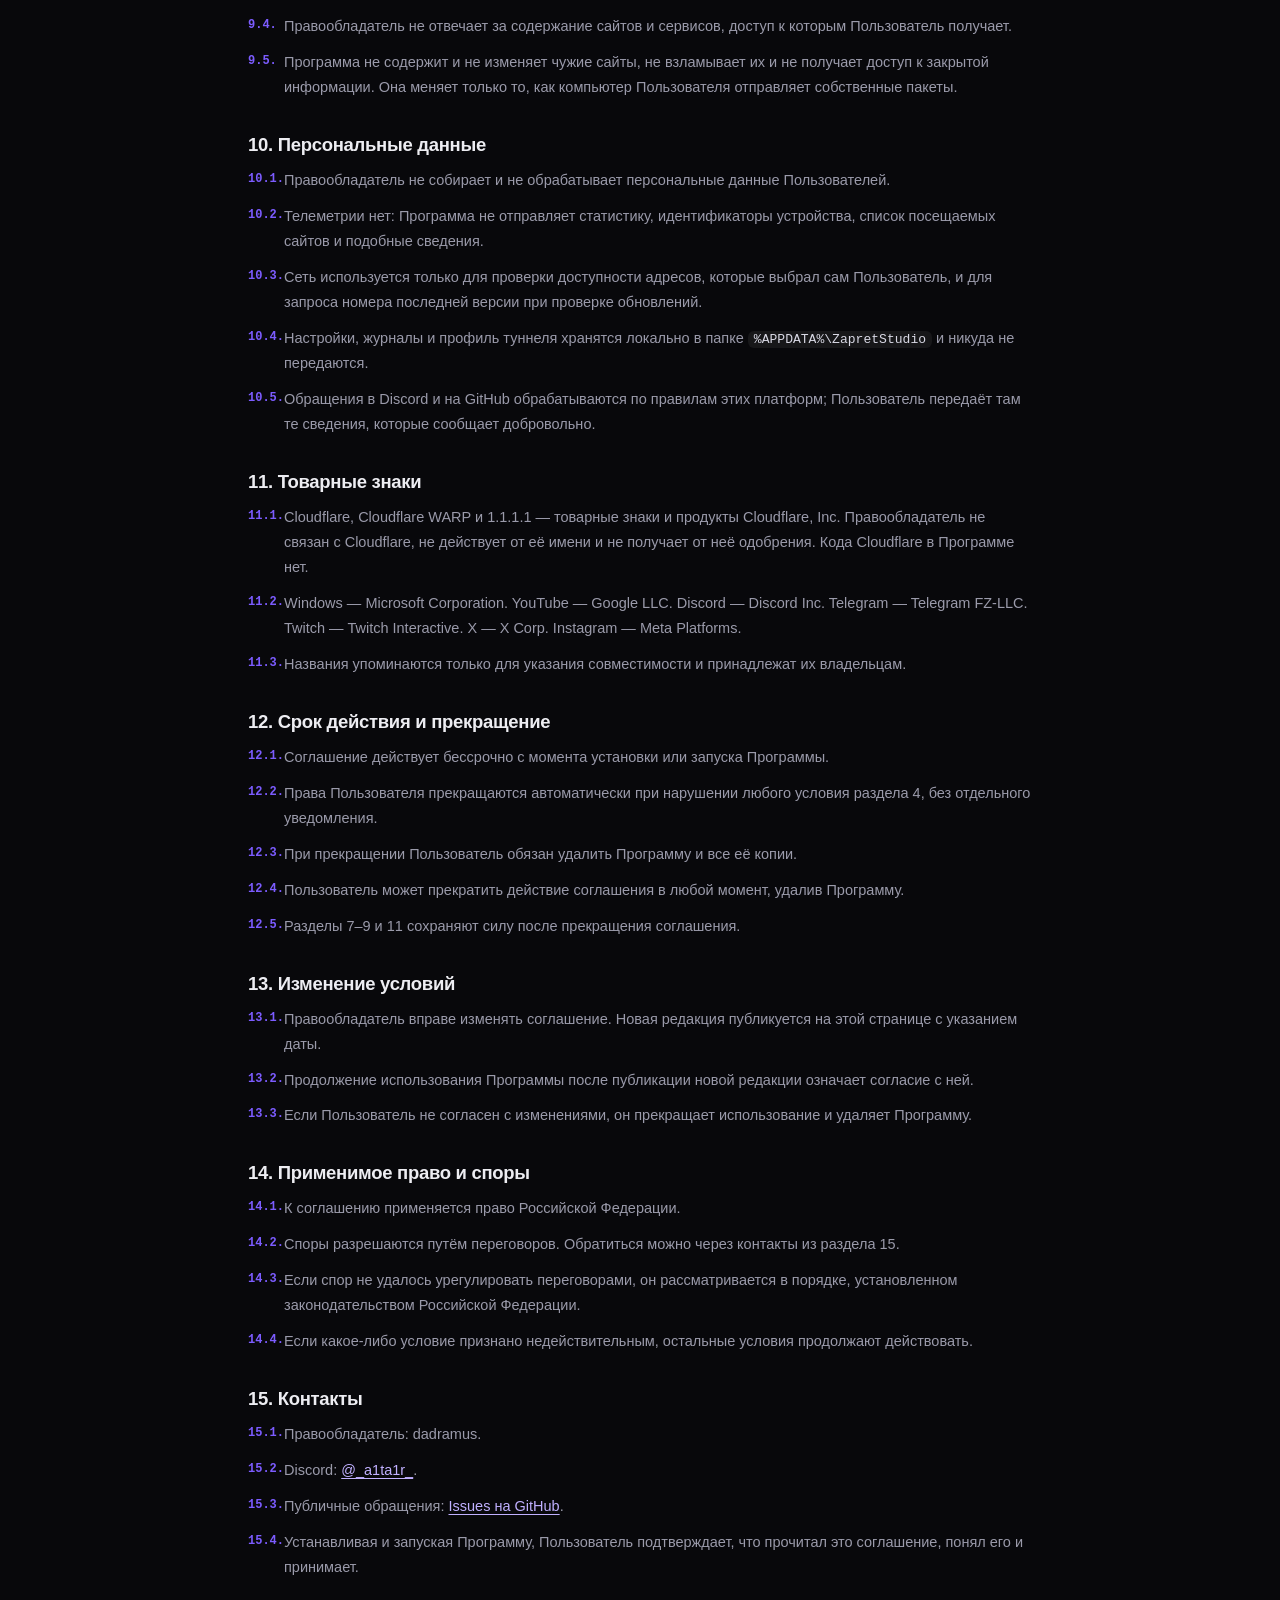
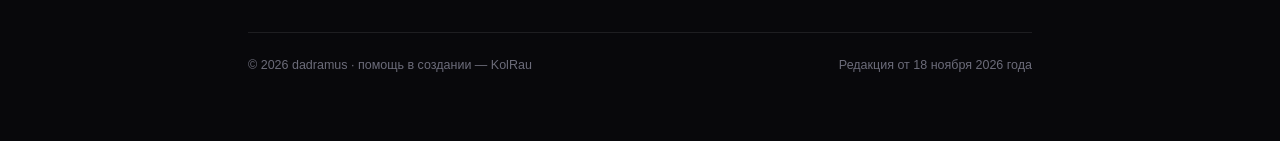
<file: legal.html>
<!DOCTYPE html>
<html lang="ru">
<head>
<meta charset="utf-8">
<meta name="viewport" content="width=device-width, initial-scale=1">
<title>Лицензионное соглашение — Zapret Studio</title>
<meta name="description" content="Лицензионное соглашение Zapret Studio: правообладатель, пользователь, их права и обязанности, отказ от гарантий, сторонние компоненты и товарные знаки.">
<meta name="theme-color" content="#07070A">
<meta name="robots" content="index, follow">
<link rel="icon" href="img/icon.png">
<link rel="stylesheet" href="style.css">
</head>
<body>
<div class="bg"><i></i><i></i><i></i></div>
<div class="noise"></div>
<div class="lines"></div>

<header id="hd" class="on">
  <div class="wrap nav">
    <a class="brand" href="index.html"><img src="img/icon.png" alt=""> Zapret Studio</a>
    <span class="sp"></span>
    <a class="btn btn-g btn-sm" href="index.html">← На главную</a>
  </div>
</header>

<main class="doc">
  <h1>Лицензионное соглашение</h1>
  <p class="sub">Условия использования программы Zapret Studio. Прочитайте перед установкой: установка и запуск означают согласие с этим документом.</p>
  <div class="rev">Редакция от 18 ноября 2026 года</div>

  <nav class="toc">
    <a href="#t1"><span>1</span> Термины и определения</a>
    <a href="#t2"><span>2</span> Предмет соглашения</a>
    <a href="#t3"><span>3</span> Права Пользователя</a>
    <a href="#t4"><span>4</span> Обязанности Пользователя</a>
    <a href="#t5"><span>5</span> Права Правообладателя</a>
    <a href="#t6"><span>6</span> Обязанности Правообладателя</a>
    <a href="#t7"><span>7</span> Сторонние компоненты</a>
    <a href="#t8"><span>8</span> Отказ от гарантий</a>
    <a href="#t9"><span>9</span> Ограничение ответственности</a>
    <a href="#t10"><span>10</span> Персональные данные</a>
    <a href="#t11"><span>11</span> Товарные знаки</a>
    <a href="#t12"><span>12</span> Срок и прекращение</a>
    <a href="#t13"><span>13</span> Изменение условий</a>
    <a href="#t14"><span>14</span> Применимое право</a>
    <a href="#t15"><span>15</span> Контакты</a>
  </nav>

  <section id="t1">
    <h2>1. Термины и определения</h2>
    <dl>
      <dt>Правообладатель</dt>
      <dd>dadramus — физическое лицо, автор программы Zapret Studio и обладатель исключительных прав на неё. Указывается в программе как «официальный владелец и правообладатель». KolRau указан как помощник в разработке и прав на программу не заявляет.</dd>

      <dt>Пользователь</dt>
      <dd>любое лицо, которое скачало, установило или использует Программу. Если Пользователь не достиг возраста, с которого по закону его страны сделки такого рода действительны, он использует Программу только с согласия законного представителя.</dd>

      <dt>Программа</dt>
      <dd>Zapret Studio — графическая оболочка для zapret: исполняемый код (<code>ZapretStudio.ps1</code> и вспомогательные скрипты), файлы оформления, встроенная документация и встроенный клиент туннеля. Движок zapret в Программу не входит.</dd>

      <dt>Дистрибутив</dt>
      <dd>архив с Программой, который Правообладатель размещает на Сайте и в официальном репозитории. Дистрибутивом считается только архив, скачанный из этих источников.</dd>

      <dt>Сайт</dt>
      <dd>страница проекта Zapret Studio, включая официальный репозиторий на GitHub и страницы загрузки.</dd>

      <dt>Сторонние компоненты</dt>
      <dd>программы, библиотеки и драйверы третьих лиц, которые используются вместе с Программой или поставляются в одном архиве с ней: zapret, zapret-discord-youtube, WinDivert, Cygwin, usque, Wintun, сервис Cloudflare WARP. Полный перечень — в разделе 7.</dd>

      <dt>Обход</dt>
      <dd>режим работы, при котором Программа запускает выбранную стратегию zapret на компьютере Пользователя.</dd>
    </dl>
  </section>

  <section id="t2">
    <h2>2. Предмет соглашения</h2>
    <p class="cl"><b class="n">2.1.</b> Правообладатель предоставляет Пользователю простую (неисключительную) безвозмездную лицензию на использование Программы в пределах прав и обязанностей, описанных ниже.</p>
    <p class="cl"><b class="n">2.2.</b> Лицензия действует на территории всех стран мира, где использование Программы не запрещено законом.</p>
    <p class="cl"><b class="n">2.3.</b> Программа распространяется бесплатно. Плата за неё не взимается, и Правообладатель не требует её уплаты ни сейчас, ни в будущем.</p>
    <p class="cl"><b class="n">2.4.</b> Программа не является open-source. Открытость исходного кода не означает отказа от исключительных прав: читать код можно, распоряжаться им по своему усмотрению — нет.</p>
    <p class="cl"><b class="n">2.5.</b> Установка, запуск или использование Программы означают полное и безоговорочное согласие Пользователя с этим соглашением. При несогласии Пользователь обязан прекратить использование и удалить Программу.</p>
    <div class="note">
      <p><b>2.6. Назначение Программы.</b> Программа является инструментом настройки собственного сетевого подключения Пользователя. Правообладатель <b>не призывает</b> нарушать законодательство и <b>не утверждает</b>, что использование Программы разрешено в каждой стране.</p>
      <p>Программа не предназначена и не должна использоваться для: получения доступа к информации, доступ к которой ограничен законом; вмешательства в чужие информационные системы; распространения вредоносного кода; любых иных противоправных действий.</p>
      <p>Правообладатель не контролирует, как и для чего Пользователь применяет Программу, и не несёт ответственности за цели её использования.</p>
    </div>
  </section>

  <section id="t3">
    <h2>3. Права Пользователя</h2>
    <p class="cl"><b class="n">3.1.</b> Бесплатно использовать Программу в личных, некоммерческих целях без ограничения срока.</p>
    <p class="cl"><b class="n">3.2.</b> Устанавливать Программу на любое количество принадлежащих ему устройств.</p>
    <p class="cl"><b class="n">3.3.</b> Делать резервные копии Дистрибутива и собственных настроек.</p>
    <p class="cl"><b class="n">3.4.</b> Передавать третьим лицам неизменённый Дистрибутив целиком — при условии сохранения всех файлов, включая файл лицензии и сведения об авторстве.</p>
    <p class="cl"><b class="n">3.5.</b> Изучать исходный код Программы, в том числе для проверки на безопасность.</p>
    <p class="cl"><b class="n">3.6.</b> Самостоятельно выбирать, какие стратегии, сервисы и настройки использовать, и отключать любые функции.</p>
    <p class="cl"><b class="n">3.7.</b> Обращаться к Правообладателю за помощью и сообщать об ошибках.</p>
  </section>

  <section id="t4">
    <h2>4. Обязанности Пользователя</h2>
    <p class="cl"><b class="n">4.1.</b> Не продавать Программу, не сдавать её в аренду, не предоставлять доступ к ней за плату и не использовать в коммерческих целях без письменного согласия Правообладателя.</p>
    <p class="cl"><b class="n">4.2.</b> Не выдавать Программу или её части за собственное произведение и не заявлять о себе как об авторе.</p>
    <p class="cl"><b class="n">4.3.</b> Не удалять и не изменять сведения об авторстве: файл <code>LICENSE.txt</code>, окно «О создателях», упоминания Правообладателя в интерфейсе.</p>
    <p class="cl"><b class="n">4.4.</b> Не распространять изменённые версии под названием Zapret Studio или от имени Правообладателя. Изменённая сборка может распространяться только под другим названием и с явным указанием, что это не официальная версия.</p>
    <p class="cl"><b class="n">4.5.</b> Не включать код Программы в другие продукты без письменного согласия Правообладателя.</p>
    <p class="cl"><b class="n">4.6.</b> Соблюдать условия лицензий Сторонних компонентов, перечисленных в разделе 7.</p>
    <p class="cl"><b class="n">4.7.</b> Соблюдать законодательство своей страны. Пользователь понимает, что обход фильтрации трафика регулируется по-разному, и самостоятельно отвечает за правомерность своих действий.</p>
    <p class="cl"><b class="n">4.8.</b> Не использовать Программу для причинения вреда: атак на чужие системы, распространения вредоносного кода, нарушения чужих прав.</p>
    <p class="cl"><b class="n">4.9.</b> Самостоятельно обеспечивать безопасность своего компьютера и сохранность своих данных, включая резервные копии.</p>
  </section>

  <section id="t5">
    <h2>5. Права Правообладателя</h2>
    <p class="cl"><b class="n">5.1.</b> Изменять, дополнять и обновлять Программу, выпускать новые версии, а также прекращать её поддержку и распространение.</p>
    <p class="cl"><b class="n">5.2.</b> Изменять условия этого соглашения в порядке, описанном в разделе 13.</p>
    <p class="cl"><b class="n">5.3.</b> Требовать соблюдения условий соглашения и прекращать действие лицензии при их нарушении.</p>
    <p class="cl"><b class="n">5.4.</b> Защищать свои исключительные права способами, предусмотренными законом.</p>
    <p class="cl"><b class="n">5.5.</b> Указывать в Программе ссылки на свои страницы и способы связи.</p>
  </section>

  <section id="t6">
    <h2>6. Обязанности Правообладателя</h2>
    <p class="cl"><b class="n">6.1.</b> Предоставлять Программу на условиях, изложенных в этом соглашении, и не требовать за неё плату.</p>
    <p class="cl"><b class="n">6.2.</b> Публиковать актуальную редакцию соглашения на Сайте.</p>
    <p class="cl"><b class="n">6.3.</b> Указывать авторов и лицензии Сторонних компонентов.</p>
    <p class="cl"><b class="n">6.4.</b> Не собирать персональные данные Пользователей и не передавать третьим лицам сведения об их использовании Программы.</p>
    <p class="cl"><b class="n">6.5.</b> По возможности отвечать на обращения об ошибках. Это право, а не гарантированная обязанность: Программа бесплатная, и сроки ответа не устанавливаются.</p>
  </section>

  <section id="t7">
    <h2>7. Сторонние компоненты</h2>
    <p>Программа использует чужие разработки. Правообладатель на них не претендует и не выдаёт их за свои.</p>
    <table>
      <thead><tr><th>Компонент</th><th>Автор</th><th>Что это</th><th>Лицензия</th></tr></thead>
      <tbody>
        <tr><td>zapret (<code>winws</code>)</td><td>bol-van</td><td>Движок обхода DPI</td><td>MIT</td></tr>
        <tr><td>zapret-discord-youtube</td><td>Flowseal и участники</td><td>Набор стратегий и <code>.bat</code>-файлов</td><td>MIT</td></tr>
        <tr><td>WinDivert</td><td>basil00</td><td>Драйвер перехвата пакетов</td><td>LGPL v3 / GPL v2</td></tr>
        <tr><td>Cygwin (<code>cygwin1.dll</code>)</td><td>Cygwin</td><td>Слой совместимости для <code>winws</code></td><td>LGPL v3</td></tr>
        <tr><td>usque</td><td>Diniboy1123</td><td>Неофициальный клиент Cloudflare WARP</td><td>MIT</td></tr>
        <tr><td>Wintun</td><td>WireGuard project</td><td>Драйвер виртуального адаптера</td><td>GPL v2</td></tr>
        <tr><td>Cloudflare WARP</td><td>Cloudflare, Inc.</td><td>Сервис, через который идёт туннель</td><td>Собственные условия</td></tr>
      </tbody>
    </table>
    <p class="cl"><b class="n">7.1.</b> Движок zapret и стратегии распространяются по лицензии MIT, которая разрешает копирование и распространение при сохранении уведомления об авторстве. Поэтому сборка zapret раздаётся на Сайте вместе с файлом лицензии, содержащим копирайты bol-van и Flowseal.</p>
    <p class="cl"><b class="n">7.2.</b> Исходный код Wintun (GPL v2) доступен у авторов: <a href="https://git.zx2c4.com/wintun" target="_blank" rel="noopener">git.zx2c4.com/wintun</a>.</p>
    <p class="cl"><b class="n">7.3.</b> Тексты лицензий лежат рядом с компонентами: <code>LICENSE-zapret.txt</code> в корне архива, <code>core\warp\LICENSE.md</code> — лицензия клиента туннеля.</p>
    <p class="cl"><b class="n">7.4.</b> Правообладатель не отвечает за работу Сторонних компонентов и за изменения, которые их авторы вносят в свои продукты.</p>
  </section>

  <section id="t8">
    <h2>8. Отказ от гарантий</h2>
    <div class="note warn">
      <p><b>Программа предоставляется «как есть» (as is).</b> Без каких-либо гарантий, явных или подразумеваемых, включая гарантии работоспособности, пригодности для конкретной цели, отсутствия ошибок и совместимости с вашим оборудованием.</p>
    </div>
    <p class="cl"><b class="n">8.1.</b> Правообладатель не гарантирует, что Программа будет работать бесперебойно, без ошибок или на любом конкретном оборудовании и в любой сети.</p>
    <p class="cl"><b class="n">8.2.</b> Правообладатель не гарантирует, что обход будет эффективен против любых блокировок: методы фильтрации меняются, и результат зависит от провайдера и региона.</p>
    <p class="cl"><b class="n">8.3.</b> Пользователь использует Программу на свой риск и самостоятельно оценивает последствия.</p>
  </section>

  <section id="t9">
    <h2>9. Ограничение ответственности</h2>
    <p class="cl"><b class="n">9.1.</b> Правообладатель не несёт ответственности за любые убытки, возникшие из-за использования или невозможности использования Программы: перебои со связью, потерю данных, повреждение оборудования или программного обеспечения, упущенную выгоду.</p>
    <p class="cl"><b class="n">9.2.</b> Правообладатель не отвечает за блокировки со стороны провайдера, ограничения сервисов, блокировку учётных записей в играх и социальных сетях.</p>
    <p class="cl"><b class="n">9.3.</b> Правообладатель не отвечает за действия Пользователя, включая нарушение им законодательства своей страны или условий договора с провайдером.</p>
    <p class="cl"><b class="n">9.4.</b> Правообладатель не отвечает за содержание сайтов и сервисов, доступ к которым Пользователь получает.</p>
    <p class="cl"><b class="n">9.5.</b> Программа не содержит и не изменяет чужие сайты, не взламывает их и не получает доступ к закрытой информации. Она меняет только то, как компьютер Пользователя отправляет собственные пакеты.</p>
  </section>

  <section id="t10">
    <h2>10. Персональные данные</h2>
    <p class="cl"><b class="n">10.1.</b> Правообладатель не собирает и не обрабатывает персональные данные Пользователей.</p>
    <p class="cl"><b class="n">10.2.</b> Телеметрии нет: Программа не отправляет статистику, идентификаторы устройства, список посещаемых сайтов и подобные сведения.</p>
    <p class="cl"><b class="n">10.3.</b> Сеть используется только для проверки доступности адресов, которые выбрал сам Пользователь, и для запроса номера последней версии при проверке обновлений.</p>
    <p class="cl"><b class="n">10.4.</b> Настройки, журналы и профиль туннеля хранятся локально в папке <code>%APPDATA%\ZapretStudio</code> и никуда не передаются.</p>
    <p class="cl"><b class="n">10.5.</b> Обращения в Discord и на GitHub обрабатываются по правилам этих платформ; Пользователь передаёт там те сведения, которые сообщает добровольно.</p>
  </section>

  <section id="t11">
    <h2>11. Товарные знаки</h2>
    <p class="cl"><b class="n">11.1.</b> Cloudflare, Cloudflare WARP и 1.1.1.1 — товарные знаки и продукты Cloudflare, Inc. Правообладатель не связан с Cloudflare, не действует от её имени и не получает от неё одобрения. Кода Cloudflare в Программе нет.</p>
    <p class="cl"><b class="n">11.2.</b> Windows — Microsoft Corporation. YouTube — Google LLC. Discord — Discord Inc. Telegram — Telegram FZ-LLC. Twitch — Twitch Interactive. X — X Corp. Instagram — Meta Platforms.</p>
    <p class="cl"><b class="n">11.3.</b> Названия упоминаются только для указания совместимости и принадлежат их владельцам.</p>
  </section>

  <section id="t12">
    <h2>12. Срок действия и прекращение</h2>
    <p class="cl"><b class="n">12.1.</b> Соглашение действует бессрочно с момента установки или запуска Программы.</p>
    <p class="cl"><b class="n">12.2.</b> Права Пользователя прекращаются автоматически при нарушении любого условия раздела 4, без отдельного уведомления.</p>
    <p class="cl"><b class="n">12.3.</b> При прекращении Пользователь обязан удалить Программу и все её копии.</p>
    <p class="cl"><b class="n">12.4.</b> Пользователь может прекратить действие соглашения в любой момент, удалив Программу.</p>
    <p class="cl"><b class="n">12.5.</b> Разделы 7–9 и 11 сохраняют силу после прекращения соглашения.</p>
  </section>

  <section id="t13">
    <h2>13. Изменение условий</h2>
    <p class="cl"><b class="n">13.1.</b> Правообладатель вправе изменять соглашение. Новая редакция публикуется на этой странице с указанием даты.</p>
    <p class="cl"><b class="n">13.2.</b> Продолжение использования Программы после публикации новой редакции означает согласие с ней.</p>
    <p class="cl"><b class="n">13.3.</b> Если Пользователь не согласен с изменениями, он прекращает использование и удаляет Программу.</p>
  </section>

  <section id="t14">
    <h2>14. Применимое право и споры</h2>
    <p class="cl"><b class="n">14.1.</b> К соглашению применяется право Российской Федерации.</p>
    <p class="cl"><b class="n">14.2.</b> Споры разрешаются путём переговоров. Обратиться можно через контакты из раздела 15.</p>
    <p class="cl"><b class="n">14.3.</b> Если спор не удалось урегулировать переговорами, он рассматривается в порядке, установленном законодательством Российской Федерации.</p>
    <p class="cl"><b class="n">14.4.</b> Если какое-либо условие признано недействительным, остальные условия продолжают действовать.</p>
  </section>

  <section id="t15">
    <h2>15. Контакты</h2>
    <p class="cl"><b class="n">15.1.</b> Правообладатель: dadramus.</p>
    <p class="cl"><b class="n">15.2.</b> Discord: <a href="https://discord.com/users/510426844236087306" target="_blank" rel="noopener">@_a1ta1r_</a>.</p>
    <p class="cl"><b class="n">15.3.</b> Публичные обращения: <a href="https://github.com/dadramus/ZapretStudio/issues" target="_blank" rel="noopener">Issues на GitHub</a>.</p>
    <p class="cl"><b class="n">15.4.</b> Устанавливая и запуская Программу, Пользователь подтверждает, что прочитал это соглашение, понял его и принимает.</p>
  </section>

  <div class="doc-foot">
    <span>© 2026 dadramus · помощь в создании — KolRau</span>
    <span>Редакция от 18 ноября 2026 года</span>
  </div>
</main>

<script>
(function(){
  var hd=document.getElementById('hd');
  window.addEventListener('scroll',function(){ hd.classList.toggle('on', window.scrollY>12); },{passive:true});
})();
</script>
</body>
</html>
</file>
<file: style.css>
/* Zapret Studio — общие стили */
:root{
  --bg:#08080B; --bg2:#0C0C12; --panel:rgba(255,255,255,.038); --panel2:rgba(255,255,255,.06);
  --stroke:rgba(255,255,255,.09); --stroke2:rgba(255,255,255,.14);
  --text:#EDEDF2; --sub:#9A9AAA; --dim:#6C6C7A;
  --accent:#7C5CFF; --accent-soft:rgba(124,92,255,.14); --accent-line:rgba(124,92,255,.45);
  --ok:#22C55E; --warn:#F59E0B; --bad:#EF4444;
  --r:18px; --max:1160px;
  --font:"Segoe UI",Inter,-apple-system,BlinkMacSystemFont,Roboto,Arial,sans-serif;
  --mono:ui-monospace,"Cascadia Mono","Consolas","SF Mono",monospace;
}
*{box-sizing:border-box}
html{scroll-behavior:smooth}
body{
  margin:0;background:var(--bg);color:var(--text);font-family:var(--font);
  font-size:16px;line-height:1.6;-webkit-font-smoothing:antialiased;overflow-x:hidden;
}
a{color:inherit;text-decoration:none}
img{max-width:100%;display:block}
::selection{background:rgba(124,92,255,.35)}

/* фон */
.orbs{position:fixed;inset:0;z-index:-1;overflow:hidden;pointer-events:none}
.orbs i{position:absolute;border-radius:50%;filter:blur(90px);opacity:.5}
.orbs i:nth-child(1){width:620px;height:620px;left:-180px;top:-220px;background:radial-gradient(circle,rgba(124,92,255,.55),transparent 70%)}
.orbs i:nth-child(2){width:520px;height:520px;right:-160px;top:80px;background:radial-gradient(circle,rgba(34,197,94,.28),transparent 70%)}
.orbs i:nth-child(3){width:700px;height:700px;left:35%;top:640px;background:radial-gradient(circle,rgba(124,92,255,.18),transparent 70%)}
.grid-bg{position:fixed;inset:0;z-index:-1;pointer-events:none;
  background-image:linear-gradient(rgba(255,255,255,.028) 1px,transparent 1px),linear-gradient(90deg,rgba(255,255,255,.028) 1px,transparent 1px);
  background-size:64px 64px;
  mask-image:radial-gradient(ellipse 90% 60% at 50% 0%,#000 20%,transparent 75%);
  -webkit-mask-image:radial-gradient(ellipse 90% 60% at 50% 0%,#000 20%,transparent 75%);
}

.wrap{max-width:var(--max);margin:0 auto;padding:0 24px}

/* хедер */
header{position:fixed;top:0;left:0;right:0;z-index:50;transition:background .25s,border-color .25s,backdrop-filter .25s;
  border-bottom:1px solid transparent}
header.on{background:rgba(8,8,11,.72);backdrop-filter:blur(18px);border-bottom-color:var(--stroke)}
.nav{display:flex;align-items:center;gap:28px;height:66px}
.brand{display:flex;align-items:center;gap:10px;font-weight:700;letter-spacing:-.2px;font-size:15px}
.brand img{width:28px;height:28px;border-radius:8px}
.nav nav{display:flex;gap:22px;margin-left:8px}
.nav nav a{font-size:14px;color:var(--sub);transition:color .18s}
.nav nav a:hover{color:var(--text)}
.nav .sp{flex:1}
.btn{display:inline-flex;align-items:center;gap:9px;border-radius:12px;font-weight:600;font-size:14px;
  padding:11px 18px;border:1px solid transparent;transition:transform .15s,box-shadow .2s,background .2s,border-color .2s;cursor:pointer;white-space:nowrap}
.btn:active{transform:translateY(1px)}
.btn-p{background:linear-gradient(135deg,#8B6BFF,#6A46F5);color:#fff;box-shadow:0 8px 26px -10px rgba(124,92,255,.9)}
.btn-p:hover{box-shadow:0 12px 34px -10px rgba(124,92,255,1)}
.btn-g{background:var(--panel);border-color:var(--stroke2);color:var(--text)}
.btn-g:hover{background:var(--panel2);border-color:rgba(255,255,255,.22)}
.btn-sm{padding:9px 15px;font-size:13px}

/* hero */
.hero{padding:150px 0 70px;position:relative}
.hero-in{display:grid;grid-template-columns:1.05fr .95fr;gap:56px;align-items:center}
.pill{display:inline-flex;align-items:center;gap:9px;padding:7px 14px;border-radius:999px;
  background:var(--accent-soft);border:1px solid var(--accent-line);font-size:12.5px;font-weight:600;color:#C6B7FF}
.pill .dot{width:7px;height:7px;border-radius:50%;background:var(--ok);box-shadow:0 0 0 4px rgba(34,197,94,.16)}
h1{font-size:clamp(32px,4.4vw,54px);line-height:1.06;letter-spacing:-1.6px;margin:22px 0 0;font-weight:800;text-wrap:balance}
h1 .grad{background:linear-gradient(100deg,#B9A8FF 0%,#7C5CFF 42%,#22C55E 100%);-webkit-background-clip:text;background-clip:text;color:transparent}
.lead{color:var(--sub);font-size:17.5px;max-width:520px;margin:20px 0 0}
.cta{display:flex;gap:12px;margin-top:32px;flex-wrap:wrap}
.meta{display:flex;gap:20px;margin-top:26px;flex-wrap:wrap;color:var(--dim);font-size:13px}
.meta span{display:inline-flex;align-items:center;gap:7px}
.meta svg{width:15px;height:15px;opacity:.8}

/* окно-макет */
.mock{border-radius:20px;background:linear-gradient(180deg,rgba(255,255,255,.07),rgba(255,255,255,.025));
  border:1px solid var(--stroke2);box-shadow:0 40px 90px -40px rgba(0,0,0,.95),0 0 0 1px rgba(255,255,255,.03) inset;
  overflow:hidden;transform:perspective(1200px) rotateY(-4deg) rotateX(1.5deg);transition:transform .5s}
.mock:hover{transform:perspective(1200px) rotateY(0) rotateX(0)}
.mock-bar{display:flex;align-items:center;gap:8px;padding:11px 14px;background:rgba(255,255,255,.045);border-bottom:1px solid var(--stroke)}
.mock-bar i{width:10px;height:10px;border-radius:50%;background:rgba(255,255,255,.16)}
.mock-bar i:nth-child(1){background:#EF4444;opacity:.8}
.mock-bar i:nth-child(2){background:#F59E0B;opacity:.8}
.mock-bar i:nth-child(3){background:#22C55E;opacity:.8}
.mock-bar span{margin-left:10px;font-size:11.5px;color:var(--dim);font-family:var(--mono)}
.mock-body{padding:16px;display:flex;flex-direction:column;gap:9px;background:linear-gradient(180deg,rgba(12,12,18,.9),rgba(8,8,11,.9))}
.row{display:flex;align-items:center;gap:11px;padding:11px 13px;border-radius:12px;background:var(--panel);border:1px solid var(--stroke)}
.row.act{background:linear-gradient(90deg,rgba(124,92,255,.18),rgba(124,92,255,.05));border-color:var(--accent-line)}
.row .st{width:8px;height:8px;border-radius:50%;background:var(--dim);flex:none}
.row.act .st{background:var(--ok);box-shadow:0 0 0 4px rgba(34,197,94,.15)}
.row b{font-size:13px;font-weight:600}
.row small{margin-left:auto;font-size:11px;color:var(--dim);font-family:var(--mono)}
.mock-foot{display:flex;gap:8px;padding:0 16px 16px}
.mock-foot div{flex:1;height:34px;border-radius:10px;background:var(--panel);border:1px solid var(--stroke)}
.mock-foot div:first-child{background:linear-gradient(135deg,#8B6BFF,#6A46F5);border-color:transparent}

/* секции */
section{padding:86px 0;position:relative}
.sec-head{max-width:640px;margin-bottom:44px}
.sec-tag{font-size:12px;font-weight:700;letter-spacing:1.6px;text-transform:uppercase;color:var(--accent);margin-bottom:12px}
h2{font-size:clamp(27px,3.3vw,38px);line-height:1.14;letter-spacing:-1.2px;margin:0;font-weight:800}
.sec-head p{color:var(--sub);margin:14px 0 0;font-size:16px}

/* карточки */
.cards{display:grid;grid-template-columns:repeat(3,1fr);gap:16px}
.card{padding:24px;border-radius:var(--r);background:var(--panel);border:1px solid var(--stroke);
  transition:transform .25s,border-color .25s,background .25s}
.card:hover{transform:translateY(-3px);border-color:var(--stroke2);background:var(--panel2)}
.card .ic{width:42px;height:42px;border-radius:12px;display:grid;place-items:center;margin-bottom:16px;
  background:var(--accent-soft);border:1px solid var(--accent-line);color:#B9A8FF}
.card .ic svg{width:21px;height:21px}
.card h3{margin:0 0 8px;font-size:16.5px;font-weight:700;letter-spacing:-.2px}
.card p{margin:0;color:var(--sub);font-size:14.2px;line-height:1.62}
.card.green .ic{background:rgba(34,197,94,.12);border-color:rgba(34,197,94,.35);color:#7BE3A5}
.card.amber .ic{background:rgba(245,158,11,.12);border-color:rgba(245,158,11,.35);color:#FBBF24}

/* WARP блок */
.warp{border-radius:26px;padding:44px;background:
  radial-gradient(120% 140% at 0% 0%,rgba(124,92,255,.18),transparent 55%),
  radial-gradient(120% 140% at 100% 100%,rgba(34,197,94,.12),transparent 55%),
  var(--bg2);
  border:1px solid var(--stroke2);display:grid;grid-template-columns:1.15fr .85fr;gap:44px;align-items:center}
.warp h2{margin-bottom:16px}
.warp p{color:var(--sub);margin:0 0 14px;font-size:15.5px}
.warp ul{margin:0;padding:0;list-style:none;display:flex;flex-direction:column;gap:11px}
.warp li{display:flex;gap:11px;font-size:14.5px;color:var(--sub)}
.warp li svg{width:18px;height:18px;flex:none;color:var(--ok);margin-top:3px}
.warp li b{color:var(--text);font-weight:600}
.flow{display:flex;flex-direction:column;gap:10px}
.flow .n{display:flex;align-items:center;gap:12px;padding:13px 15px;border-radius:13px;background:var(--panel);border:1px solid var(--stroke);font-size:13.5px}
.flow .n em{width:24px;height:24px;border-radius:8px;display:grid;place-items:center;font-style:normal;font-size:11.5px;font-weight:700;
  background:var(--accent-soft);color:#C6B7FF;border:1px solid var(--accent-line);flex:none}
.flow .n:last-child{border-color:rgba(34,197,94,.4);background:rgba(34,197,94,.08)}
.flow .n:last-child em{background:rgba(34,197,94,.16);color:#7BE3A5;border-color:rgba(34,197,94,.4)}

/* установка */
.steps{display:grid;grid-template-columns:repeat(2,1fr);gap:16px}
.step{padding:24px;border-radius:var(--r);background:var(--panel);border:1px solid var(--stroke);position:relative}
.step .num{font-family:var(--mono);font-size:12px;font-weight:700;color:var(--accent);letter-spacing:1px}
.step h3{margin:10px 0 8px;font-size:16px;font-weight:700}
.step p{margin:0;color:var(--sub);font-size:14.2px}
.step a{color:#B9A8FF;text-decoration:underline;text-underline-offset:3px}
pre{margin:16px 0 0;padding:16px 18px;border-radius:13px;background:rgba(0,0,0,.45);border:1px solid var(--stroke);
  font-family:var(--mono);font-size:12.8px;line-height:1.75;color:#C9C9D6;overflow-x:auto}
pre .c{color:var(--dim)}
pre .g{color:#7BE3A5}

/* changelog */
.log{display:flex;flex-direction:column;gap:12px}
.rel{display:grid;grid-template-columns:120px 1fr auto;gap:22px;align-items:start;padding:22px 24px;border-radius:var(--r);
  background:var(--panel);border:1px solid var(--stroke);transition:border-color .2s,background .2s}
.rel:hover{border-color:var(--stroke2);background:var(--panel2)}
.rel.now{border-color:var(--accent-line);background:linear-gradient(90deg,rgba(124,92,255,.12),rgba(124,92,255,.03))}
.rel .v{font-family:var(--mono);font-size:17px;font-weight:700;letter-spacing:-.5px}
.rel .v small{display:block;font-family:var(--font);font-size:11px;color:var(--dim);font-weight:600;letter-spacing:0;margin-top:4px}
.rel p{margin:0;color:var(--sub);font-size:14.2px}
.rel p b{color:var(--text);font-weight:600}
.tag{font-size:11px;font-weight:700;padding:5px 10px;border-radius:999px;background:rgba(34,197,94,.14);
  color:#7BE3A5;border:1px solid rgba(34,197,94,.35);white-space:nowrap}
.tag.old{background:var(--panel);color:var(--dim);border-color:var(--stroke)}

/* faq */
.faq{display:flex;flex-direction:column;gap:10px;max-width:820px}
details{border-radius:14px;background:var(--panel);border:1px solid var(--stroke);padding:0 20px;transition:border-color .2s}
details[open]{border-color:var(--stroke2);background:var(--panel2)}
summary{cursor:pointer;padding:17px 0;font-weight:600;font-size:15px;list-style:none;display:flex;align-items:center;gap:12px}
summary::-webkit-details-marker{display:none}
summary::after{content:"+";margin-left:auto;color:var(--dim);font-size:20px;font-weight:400;transition:transform .2s}
details[open] summary::after{transform:rotate(45deg);color:var(--accent)}
details p{margin:0 0 18px;color:var(--sub);font-size:14.4px;line-height:1.65}
details p:last-child{margin-bottom:18px}

/* cta */
.cta-box{border-radius:26px;padding:52px;text-align:center;
  background:radial-gradient(90% 140% at 50% 0%,rgba(124,92,255,.22),transparent 65%),var(--bg2);
  border:1px solid var(--stroke2)}
.cta-box h2{margin-bottom:14px}
.cta-box p{color:var(--sub);max-width:520px;margin:0 auto 28px}
.cta-box .cta{justify-content:center;margin-top:0}

/* футер */
footer{border-top:1px solid var(--stroke);padding:44px 0 40px;margin-top:40px}
.foot{display:flex;justify-content:space-between;gap:32px;flex-wrap:wrap;align-items:flex-start}
.foot .brand{font-size:14px}
.foot p{margin:10px 0 0;color:var(--dim);font-size:13px;max-width:420px}
.foot nav{display:flex;flex-direction:column;gap:9px;font-size:13.5px;color:var(--sub)}
.foot nav a:hover{color:var(--text)}
.copy{margin-top:34px;padding-top:22px;border-top:1px solid var(--stroke);color:var(--dim);font-size:12.5px;
  display:flex;justify-content:space-between;gap:16px;flex-wrap:wrap}

/* анимация появления */
.rv{opacity:0;transform:translateY(16px);transition:opacity .6s cubic-bezier(.2,.7,.3,1),transform .6s cubic-bezier(.2,.7,.3,1)}
.rv.in{opacity:1;transform:none}

/* страховка от распирания сеток длинным содержимым (pre, длинные слова) */
.cards>*,.steps>*,.hero-in>*,.warp>*,.rel>*,.flow>*{min-width:0}
.cards,.steps,.hero-in,.warp{grid-auto-rows:min-content}

@media(max-width:960px){
  .hero-in{grid-template-columns:1fr;gap:40px}
  .mock{transform:none}
  .cards{grid-template-columns:1fr 1fr}
  .warp{grid-template-columns:1fr;padding:32px;gap:28px}
  .steps{grid-template-columns:1fr}
  .rel{grid-template-columns:1fr;gap:10px}
  .rel .tag{justify-self:start}
}
@media(max-width:720px){
  .nav nav{display:none}
  .cards{grid-template-columns:1fr}
  .hero{padding:120px 0 50px}
  section{padding:64px 0}
  .cta-box{padding:34px 22px}
  .wrap{padding:0 18px}
}
@media(prefers-reduced-motion:reduce){
  .rv{opacity:1;transform:none;transition:none}
  html{scroll-behavior:auto}
  .mock{transform:none}
}


/* ==== 2.0: установка, дерево папки, подвал ==== */
.steps{grid-template-columns:repeat(4,minmax(0,1fr));gap:14px;align-items:stretch}
.step{display:flex;flex-direction:column;padding:22px}
.step h3{font-size:15.5px;margin:11px 0 8px}
.step p{font-size:13.6px;line-height:1.6}
.step .sicon{width:38px;height:38px;border-radius:11px;display:grid;place-items:center;margin-bottom:14px;
  background:var(--accent-soft);border:1px solid var(--accent-line);color:#C0B0FF}
.step .sicon svg{width:19px;height:19px}

/* карточка-терминал с деревом */
.term{margin-top:16px;border-radius:var(--r);overflow:hidden;border:1px solid var(--stroke2);
  background:linear-gradient(180deg,#0E0E15,#08080C);box-shadow:0 30px 70px -40px rgba(0,0,0,.9)}
.term-bar{display:flex;align-items:center;gap:8px;padding:12px 16px;background:rgba(255,255,255,.04);border-bottom:1px solid var(--stroke)}
.term-bar i{width:10px;height:10px;border-radius:50%}
.term-bar i:nth-child(1){background:#FF5F57}
.term-bar i:nth-child(2){background:#FEBC2E}
.term-bar i:nth-child(3){background:#28C840}
.term-bar span{margin-left:8px;font-family:var(--mono);font-size:11.5px;color:var(--dim)}
.term-bar em{margin-left:auto;font-style:normal;font-size:11px;font-weight:700;color:#7BE3A5;
  background:rgba(34,197,94,.12);border:1px solid rgba(34,197,94,.35);padding:3px 9px;border-radius:999px}
.term-body{display:grid;grid-template-columns:1.15fr .85fr;gap:28px;padding:22px 24px;align-items:center}
.tree{font-family:var(--mono);font-size:13px;line-height:2.05;color:#B9B9C8}
.tree .row2{display:flex;align-items:center;gap:9px;white-space:nowrap}
.tree .br{color:#3E3E4C;user-select:none}
.tree .fld{color:#C0B0FF;font-weight:600}
.tree .run{color:#7BE3A5;font-weight:700}
.tree .oth{color:#8E8E9E}
.tree .tag2{margin-left:6px;font-family:var(--font);font-size:10.5px;font-weight:700;color:#7BE3A5;
  background:rgba(34,197,94,.12);border:1px solid rgba(34,197,94,.3);padding:1px 7px;border-radius:6px}
.term-note h4{margin:0 0 10px;font-size:15px;font-weight:700;letter-spacing:-.2px}
.term-note p{margin:0 0 12px;color:var(--sub);font-size:13.6px;line-height:1.65}
.term-note p:last-child{margin-bottom:0}
.term-note b{color:var(--text);font-weight:650}

/* подвал */
.foot{display:grid;grid-template-columns:minmax(0,1.5fr) repeat(3,minmax(0,1fr));gap:44px}
.fabout p{margin:14px 0 16px;color:var(--dim);font-size:13px;max-width:360px;line-height:1.7}
.fbadges{display:flex;gap:7px;flex-wrap:wrap}
.fbadges span{font-size:11px;font-family:var(--mono);color:var(--dim);background:rgba(255,255,255,.04);
  border:1px solid var(--stroke);padding:5px 9px;border-radius:8px}
.fcol{display:flex;flex-direction:column;gap:3px}
.fcol .t{font-size:11px;font-weight:800;letter-spacing:1.5px;text-transform:uppercase;color:var(--dim);margin-bottom:10px}
.fcol a{display:flex;align-items:center;gap:10px;font-size:13.6px;color:var(--sub);
  padding:8px 10px;margin-left:-10px;border-radius:9px;transition:color .18s,background .18s,transform .18s}
.fcol a svg{width:15px;height:15px;opacity:.75;transition:opacity .18s,color .18s,transform .18s}
.fcol a:hover{color:var(--text);background:rgba(124,92,255,.1);transform:translateX(3px)}
.fcol a:hover svg{opacity:1;color:#C0B0FF;transform:scale(1.08)}
.legal{margin-top:34px;padding:16px 18px;border-radius:12px;background:rgba(255,255,255,.028);
  border:1px solid var(--stroke);color:var(--dim);font-size:12px;line-height:1.65}
.legal b{color:var(--sub);font-weight:600}
.copy{margin-top:18px;padding-top:20px;border-top:1px solid var(--stroke);color:var(--dim);font-size:12.5px;
  display:flex;justify-content:space-between;gap:16px;flex-wrap:wrap}

@media(max-width:1080px){
  .steps{grid-template-columns:repeat(2,minmax(0,1fr))}
  .foot{grid-template-columns:repeat(2,minmax(0,1fr));gap:34px}
}
@media(max-width:760px){
  .steps{grid-template-columns:1fr}
  .term-body{grid-template-columns:1fr;gap:18px}
  .foot{grid-template-columns:1fr;gap:26px}
  .tree{font-size:12px}
}

/* ==== страница документов ==== */
.doc{max-width:840px;margin:0 auto;padding:128px 28px 72px}
.doc h1{font-size:clamp(27px,3.3vw,40px);line-height:1.1;letter-spacing:-1.2px;margin:0 0 14px;font-weight:800}
.doc .sub{color:var(--sub);font-size:16.5px;margin:0 0 38px}
.doc section{margin:0 0 34px;padding:0}
.doc h2{font-size:18.5px;letter-spacing:-.3px;margin:0 0 13px;font-weight:750}
.doc p{color:var(--sub);font-size:14.8px;line-height:1.75;margin:0 0 12px}
.doc ul{margin:0 0 12px;padding-left:20px;color:var(--sub);font-size:14.8px;line-height:1.75}
.doc li{margin-bottom:6px}
.doc b{color:var(--text);font-weight:650}
.doc a{color:#C0B0FF;text-decoration:underline;text-underline-offset:3px}
.doc code{font-family:var(--mono);font-size:.9em;color:#D8D8E4;background:rgba(255,255,255,.06);padding:1px 6px;border-radius:6px}
.doc table{width:100%;border-collapse:collapse;margin:4px 0 14px;font-size:13.8px}
.doc th{text-align:left;font-size:11px;letter-spacing:1.2px;text-transform:uppercase;color:var(--dim);padding:0 12px 10px 0;border-bottom:1px solid var(--stroke)}
.doc td{padding:12px 12px 12px 0;border-bottom:1px solid var(--stroke);color:var(--sub);vertical-align:top;line-height:1.6}
.doc td:first-child{color:var(--text);font-weight:600;white-space:nowrap}
.doc .note{border:1px solid var(--stroke);background:rgba(255,255,255,.03);border-radius:14px;padding:18px 20px;margin:0 0 14px}
.doc .note.warn{border-color:rgba(245,158,11,.32);background:rgba(245,158,11,.06)}
.doc .note p:last-child{margin-bottom:0}
.back{display:inline-flex;align-items:center;gap:8px;color:var(--sub);font-size:14px;margin-bottom:24px;transition:color .18s}
.back:hover{color:var(--text)}
.doc-foot{border-top:1px solid var(--stroke);margin-top:52px;padding-top:22px;color:var(--dim);font-size:12.5px;
  display:flex;justify-content:space-between;gap:16px;flex-wrap:wrap}
@media(max-width:760px){
  .doc{padding:108px 20px 56px}
  .doc table{font-size:13px}
  .doc td:first-child{white-space:normal}
  .doc th:nth-child(3),.doc td:nth-child(3){display:none}
}

/* ==== 2.1: заполнение карточек, дерево с иконками, FAQ в две колонки ==== */
.cards{align-items:stretch}
.card{display:flex;flex-direction:column}
.card p{margin:0 0 16px}
.card-meta{margin-top:auto;padding-top:13px;border-top:1px solid var(--stroke);
  display:flex;align-items:center;gap:8px;font-family:var(--mono);font-size:11px;color:var(--dim);letter-spacing:.2px}
.card-meta i{width:5px;height:5px;border-radius:50%;background:var(--accent);flex:none;box-shadow:0 0 8px rgba(124,92,255,.9)}
.card.green .card-meta i{background:var(--accent2);box-shadow:0 0 8px rgba(34,197,94,.9)}
.card.amber .card-meta i{background:#F59E0B;box-shadow:0 0 8px rgba(245,158,11,.9)}

/* дерево папки списком с иконками */
.ftree{display:flex;flex-direction:column;gap:2px}
.frow{display:flex;align-items:center;gap:10px;padding:8px 10px;border-radius:10px;
  transition:background .18s;min-height:38px}
.frow:hover{background:rgba(255,255,255,.045)}
.frow.l1{padding-left:26px}
.frow.l2{padding-left:46px}
.frow.root{background:rgba(124,92,255,.09);border:1px solid rgba(124,92,255,.22);margin-bottom:4px}
.fic{width:20px;height:20px;flex:none;display:grid;place-items:center;color:var(--dim)}
.fic svg{width:17px;height:17px}
.fic.fold{color:#A78BFA}
.fic.run{color:#22C55E}
.fic.exe{color:#F59E0B}
.fn{font-family:var(--mono);font-size:13px;color:#C9C9D8;white-space:nowrap}
.frow.root .fn{color:#EDE9FF;font-weight:700;font-size:13.5px}
.fn.run{color:#7BE3A5;font-weight:700}
.fhint{margin-left:auto;font-size:11.5px;color:var(--dim);white-space:nowrap;padding-left:12px}
.fhint.g{color:#7BE3A5;font-weight:600}
.fhint.p{color:#A78BFA;font-weight:600}
.fbadge{font-size:10px;font-weight:800;letter-spacing:.6px;text-transform:uppercase;color:#0A2A15;
  background:linear-gradient(135deg,#4ADE80,#22C55E);padding:3px 9px;border-radius:6px;white-space:nowrap}
.legend{display:flex;flex-direction:column;gap:9px;margin-top:16px;padding-top:16px;border-top:1px solid var(--stroke)}
.legend div{display:flex;align-items:center;gap:9px;font-size:12.5px;color:var(--sub)}
.legend i{width:9px;height:9px;border-radius:3px;flex:none}
.legend .lf{background:#A78BFA}
.legend .lr{background:#22C55E}
.legend .lg{background:#5A5A6A}

/* FAQ в две колонки */
.faq-wrap{display:grid;grid-template-columns:minmax(0,.78fr) minmax(0,1.22fr);gap:52px;align-items:start}
.faq-side{position:sticky;top:96px}
.faq-side h2{margin-bottom:14px}
.faq-side p{color:var(--sub);font-size:15px;margin:0 0 22px;max-width:320px}
.faq{max-width:none;gap:9px}

@media(max-width:960px){
  .faq-wrap{grid-template-columns:1fr;gap:30px}
  .faq-side{position:static}
}
@media(max-width:760px){
  .fhint{display:none}
  .frow.l2{padding-left:26px}
}

/* правовой блок — по строкам, а не простынёй */
.legal{padding:18px 20px;display:flex;flex-direction:column;gap:9px}
.legal .lrow{display:flex;gap:14px;font-size:12.5px;color:var(--dim);line-height:1.55}
.legal .lk{flex:none;width:148px;color:var(--sub);font-weight:650}
@media(max-width:760px){
  .legal .lrow{flex-direction:column;gap:2px}
  .legal .lk{width:auto}
}

/* ==== 2.2: карточка «почему не просто zapret» и разгрузка подвала ==== */
.why{margin-top:28px;padding-top:24px;border-top:1px solid var(--stroke);display:flex;flex-direction:column;gap:15px}
.why-t{font-size:10.5px;font-weight:800;letter-spacing:1.5px;text-transform:uppercase;color:var(--dim)}
.why-i{display:flex;gap:11px;align-items:flex-start}
.why-i .m{width:19px;height:19px;flex:none;border-radius:50%;display:grid;place-items:center;
  background:rgba(34,197,94,.13);border:1px solid rgba(34,197,94,.34);color:#7BE3A5;
  font-size:10px;font-weight:800;margin-top:1px}
.why-i b{display:block;font-size:13.5px;font-weight:650;color:var(--text);line-height:1.4}
.why-i span{display:block;font-size:12.5px;color:var(--dim);line-height:1.55;margin-top:1px}

footer{padding:74px 0 42px;margin-top:40px}
.foot{grid-template-columns:minmax(0,1.45fr) repeat(3,minmax(0,.82fr));gap:54px;align-items:start}
.fabout p{margin:16px 0 18px;max-width:340px;line-height:1.75}
.fcol{gap:2px}
.fcol .t{margin-bottom:13px}
.fcol a{padding:7px 10px;margin-left:-10px;font-size:13.4px}
.legal{margin-top:46px;padding:28px 0 0;border:0;border-top:1px solid var(--stroke);border-radius:0;
  background:none;display:grid;grid-template-columns:repeat(2,minmax(0,1fr));gap:13px 46px}
.legal .lrow{display:flex;gap:12px;font-size:12px;color:var(--dim);line-height:1.6}
.legal .lk{flex:none;width:132px;font-size:12px;color:var(--sub);font-weight:650}
.copy{margin-top:24px;padding-top:20px}

@media(max-width:1080px){
  .foot{grid-template-columns:repeat(2,minmax(0,1fr));gap:36px}
  .legal{grid-template-columns:1fr;gap:11px}
}
@media(max-width:760px){
  .foot{grid-template-columns:1fr;gap:30px}
  footer{padding:54px 0 34px}
  .legal .lrow{flex-direction:column;gap:2px}
  .legal .lk{width:auto}
}

/* ==== 2.3: выбор варианта скачивания ==== */
.dl-grid{display:grid;grid-template-columns:repeat(3,minmax(0,1fr));gap:16px;align-items:stretch}
.dl-card{display:flex;flex-direction:column;padding:26px;border-radius:var(--r);
  background:linear-gradient(180deg,rgba(255,255,255,.05),rgba(255,255,255,.02));
  border:1px solid var(--stroke);position:relative;transition:transform .25s,border-color .25s}
.dl-card:hover{transform:translateY(-3px);border-color:var(--stroke2)}
.dl-card.rec{border-color:var(--accent-line);
  background:linear-gradient(180deg,rgba(124,92,255,.13),rgba(124,92,255,.03))}
.dl-card .rec-t{position:absolute;top:-11px;left:22px;font-size:10px;font-weight:800;letter-spacing:1px;
  text-transform:uppercase;color:#0A0A14;background:linear-gradient(135deg,#B9A8FF,#7C5CFF);
  padding:4px 10px;border-radius:6px}
.dl-card h3{margin:0 0 6px;font-size:18px;font-weight:750;letter-spacing:-.3px}
.dl-card .sz{font-family:var(--mono);font-size:11.5px;color:var(--dim);margin-bottom:14px}
.dl-card p{margin:0 0 14px;color:var(--sub);font-size:13.8px;line-height:1.6}
.dl-card ul{list-style:none;margin:0 0 20px;padding:0;display:flex;flex-direction:column;gap:7px}
.dl-card li{display:flex;gap:8px;font-size:12.8px;color:var(--dim);align-items:flex-start}
.dl-card li::before{content:"";width:5px;height:5px;border-radius:50%;background:var(--accent);opacity:.7;flex:none;margin-top:7px}
.dl-card.rec li::before{background:var(--accent2);opacity:1}
.dl-card .btn{margin-top:auto;width:100%}
.dl-note{margin-top:18px;padding:16px 18px;border-radius:13px;font-size:12.5px;line-height:1.7;color:var(--sub);
  background:rgba(245,158,11,.06);border:1px solid rgba(245,158,11,.24)}
.dl-note b{color:var(--text);font-weight:650}
.dl-note a{color:#C0B0FF;text-decoration:underline;text-underline-offset:3px}
@media(max-width:1000px){.dl-grid{grid-template-columns:1fr}}

/* ==== 2.4: компактные карточки скачивания и лёгкий подвал ==== */
.dl-card{padding:22px 22px 20px}
.dl-card h3{margin:0;font-size:17px}
.dl-top{display:flex;align-items:baseline;justify-content:space-between;gap:12px;margin-bottom:10px}
.dl-card .sz{margin:0;font-size:11px}
.dl-card p{margin:0 0 18px;font-size:13.4px;line-height:1.55;color:var(--sub)}
.dl-card ul{display:none}
.dl-note{padding:14px 16px;font-size:12px;line-height:1.65}

/* подвал — короче и легче */
footer{padding:60px 0 34px}
.foot{grid-template-columns:minmax(0,1.6fr) repeat(3,minmax(0,.75fr));gap:48px}
.fabout p{margin:12px 0 14px;max-width:300px;font-size:12.5px;line-height:1.65}
.fcol{gap:0}
.fcol .t{margin-bottom:9px;font-size:10px}
.fcol a{padding:5px 10px;margin-left:-10px;font-size:13px}
.legal{margin-top:34px;padding:22px 0 0;border-top:1px solid var(--stroke);
  display:block;background:none;border-radius:0;border-left:0;border-right:0;border-bottom:0}
.legal p{margin:0;font-size:11.5px;line-height:1.85;color:var(--dim);max-width:960px}
.legal a{color:var(--sub);text-decoration:underline;text-underline-offset:3px;white-space:nowrap}
.legal a:hover{color:var(--text)}
.copy{margin-top:16px;padding-top:16px;font-size:11.5px}
@media(max-width:1080px){
  .foot{grid-template-columns:repeat(2,minmax(0,1fr));gap:30px}
}
@media(max-width:760px){
  .foot{grid-template-columns:1fr;gap:24px}
  footer{padding:46px 0 28px}
}

/* ==== страница лицензии: оглавление и пункты ==== */
.doc .toc{display:grid;grid-template-columns:repeat(2,minmax(0,1fr));gap:6px 34px;
  padding:20px 22px;border:1px solid var(--stroke);border-radius:14px;
  background:rgba(255,255,255,.025);margin:0 0 42px}
.doc .toc a{display:flex;gap:11px;font-size:13.4px;color:var(--sub);padding:4px 0;transition:color .18s}
.doc .toc a:hover{color:var(--text)}
.doc .toc span{color:var(--dim);font-family:var(--mono);font-size:11.5px;min-width:20px;padding-top:2px}
.doc dl{margin:0}
.doc dt{color:var(--text);font-weight:650;font-size:14.8px;margin-top:16px}
.doc dt:first-child{margin-top:0}
.doc dd{margin:5px 0 0;color:var(--sub);font-size:14.4px;line-height:1.72}
.doc .cl{margin:0 0 11px;padding-left:36px;position:relative;color:var(--sub);font-size:14.5px;line-height:1.72}
.doc .cl b.n{position:absolute;left:0;top:1px;color:var(--accent);font-family:var(--mono);font-size:12px;font-weight:700}
.doc h2{scroll-margin-top:96px}
.doc .rev{display:inline-block;font-size:11.5px;font-family:var(--mono);color:var(--dim);
  border:1px solid var(--stroke);padding:4px 10px;border-radius:7px;margin-bottom:26px}
@media(max-width:760px){.doc .toc{grid-template-columns:1fr}}

/* оглавление без подчёркивания */
.doc .toc a{text-decoration:none}
.doc .toc a:hover{color:var(--text);text-decoration:underline;text-underline-offset:3px}

/* ==== живая проверка версий ==== */
.live{margin-top:16px;border-radius:14px;border:1px solid var(--stroke);background:rgba(255,255,255,.025);overflow:hidden}
.live-h{display:flex;align-items:center;gap:9px;padding:12px 16px;border-bottom:1px solid var(--stroke);font-size:12px;color:var(--dim)}
.live-dot{width:7px;height:7px;border-radius:50%;background:#F59E0B;box-shadow:0 0 0 4px rgba(245,158,11,.14);flex:none;animation:lpulse 1.4s ease-in-out infinite}
.live-dot.ok{background:#22C55E;box-shadow:0 0 0 4px rgba(34,197,94,.14);animation:none}
.live-dot.err{background:#EF4444;box-shadow:0 0 0 4px rgba(239,68,68,.14);animation:none}
@keyframes lpulse{0%,100%{opacity:1}50%{opacity:.35}}
.live-h .sp2{margin-left:auto;font-family:var(--mono);font-size:10.5px;letter-spacing:.2px}
.live-row{display:flex;align-items:center;gap:12px;padding:13px 16px;border-bottom:1px solid var(--stroke);transition:background .18s}
.live-row:last-child{border-bottom:0}
.live-row:hover{background:rgba(124,92,255,.07)}
.live-n{font-size:13.5px;color:var(--text);font-weight:600;white-space:nowrap}
.live-v{font-family:var(--mono);font-size:12.5px;color:#C0B0FF;background:rgba(124,92,255,.12);
  border:1px solid var(--accent-line);padding:2px 8px;border-radius:6px;white-space:nowrap}
.live-v.void{color:var(--dim);background:none;border-color:var(--stroke)}
.live-d2{font-size:11.5px;color:var(--dim);white-space:nowrap}
.live-a{margin-left:auto;font-size:12px;color:var(--dim);white-space:nowrap;transition:color .18s}
.live-row:hover .live-a{color:#C0B0FF}
.live-new{font-size:10.5px;font-weight:800;letter-spacing:.5px;text-transform:uppercase;
  color:#0A2A15;background:linear-gradient(135deg,#4ADE80,#22C55E);padding:3px 8px;border-radius:6px;white-space:nowrap}
@media(max-width:760px){
  .live-d2{display:none}
  .live-row{padding:12px 14px;gap:9px}
}

/* пометка «последние версии» */
.sec-tag-row{display:flex;align-items:center;gap:12px;margin-bottom:14px;flex-wrap:wrap}
.sec-tag-row .sec-tag{margin-bottom:0}
.fresh{display:inline-flex;align-items:center;gap:6px;font-size:10.5px;font-weight:800;letter-spacing:.6px;
  text-transform:uppercase;color:#7BE3A5;background:rgba(34,197,94,.1);
  border:1px solid rgba(34,197,94,.3);padding:4px 10px;border-radius:999px;white-space:nowrap}
.fresh i{width:5px;height:5px;border-radius:50%;background:#22C55E;box-shadow:0 0 7px rgba(34,197,94,.9);flex:none}

/* дисклеймер */
.legal-note{margin-top:16px;padding:18px 20px;border-radius:13px;font-size:12.5px;line-height:1.75;
  color:var(--dim);background:rgba(255,255,255,.028);border:1px solid var(--stroke)}
.legal-note b{color:var(--sub);font-weight:650}
.legal-note .lh{display:block;font-size:10.5px;font-weight:800;letter-spacing:1.4px;text-transform:uppercase;
  color:var(--dim);margin-bottom:8px;opacity:.85}
.legal-note a{color:var(--sub);text-decoration:underline;text-underline-offset:3px}

/* запасное зеркало под карточками */
.dl-fallback{text-align:center;margin:14px 0 0;font-size:12.5px;color:var(--dim)}
.dl-fallback a{color:var(--sub);text-decoration:underline;text-underline-offset:3px}
.dl-fallback a:hover{color:var(--text)}
</file>
